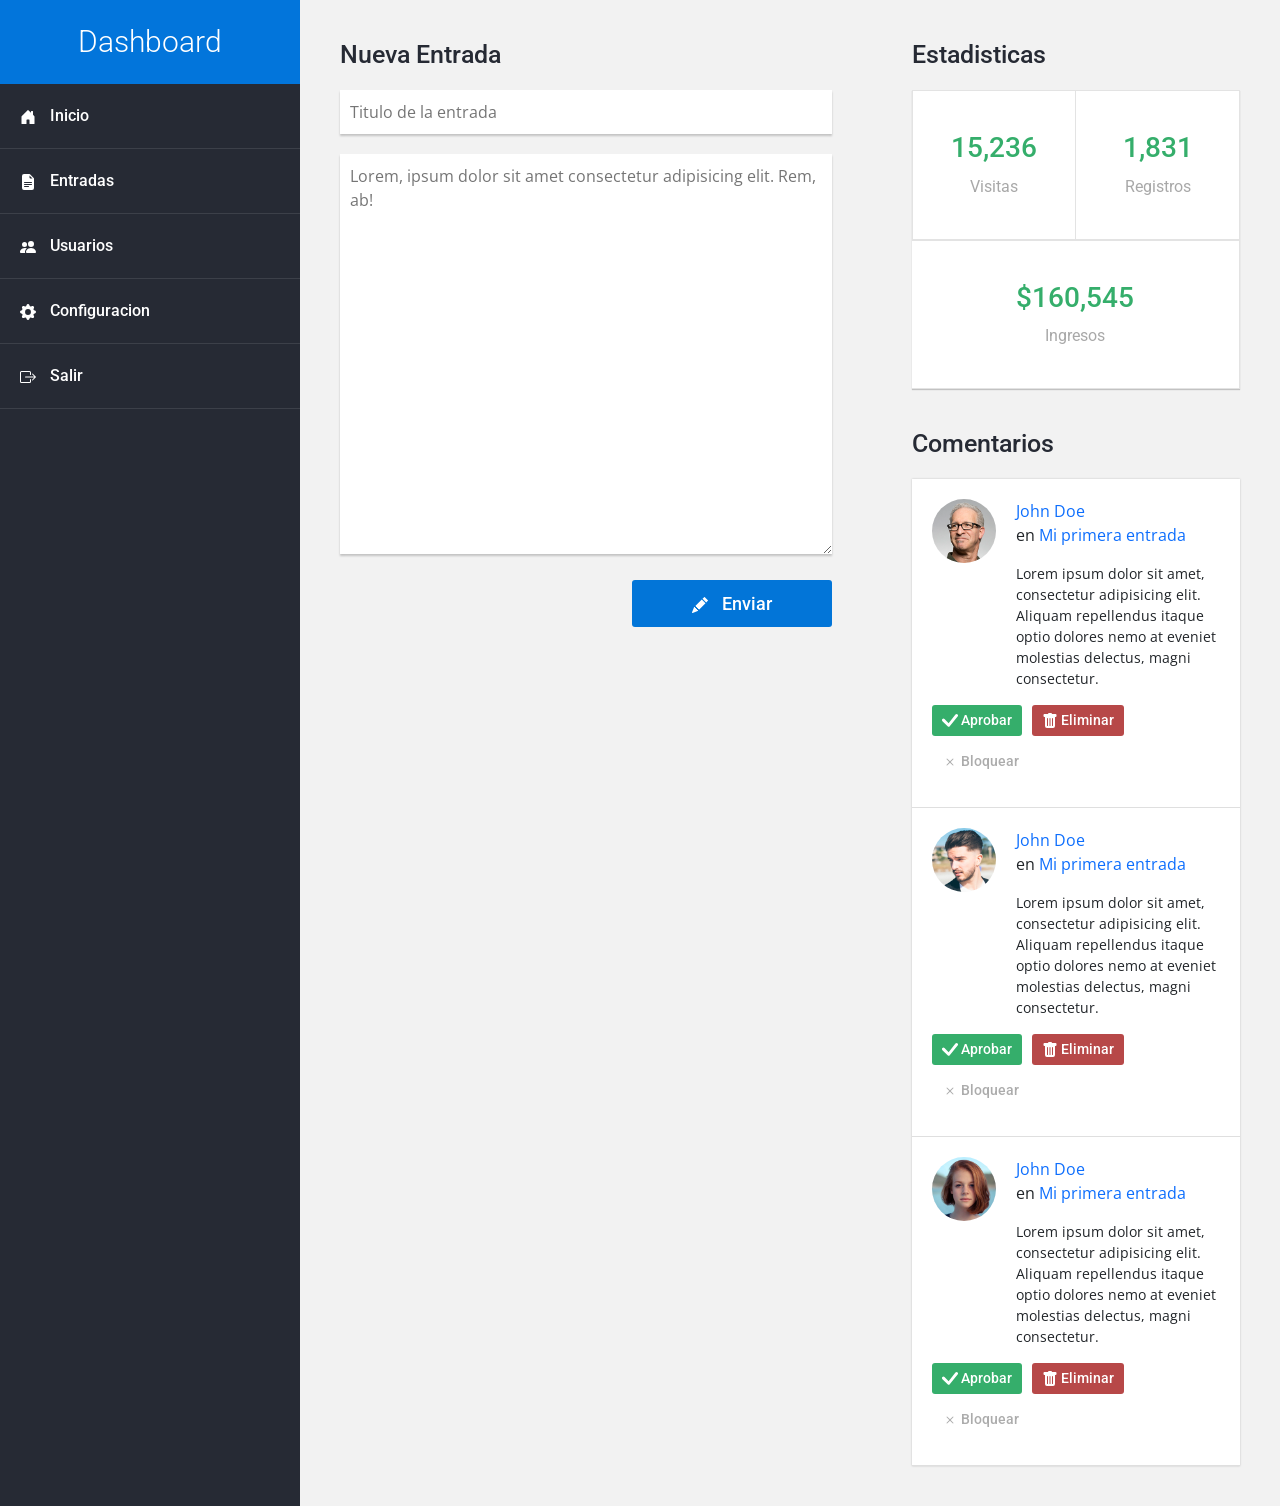
<file: Bootstrap 5 Course/practicas/dashboard/index.html>
<!DOCTYPE html>
<html lang="es">
<head>
	<meta charset="UTF-8">
	<meta http-equiv="X-UA-Compatible" content="IE=edge">
	<meta name="viewport" content="width=device-width, initial-scale=1.0">
	<link rel="preconnect" href="https://fonts.googleapis.com">
	<link rel="preconnect" href="https://fonts.gstatic.com" crossorigin>
	<link href="https://fonts.googleapis.com/css2?family=Open+Sans:wght@400;700&family=Roboto:wght@300;400;500&display=swap" rel="stylesheet"> 
	<link rel="stylesheet" href="css/bootstrap.min.css">
	<link rel="stylesheet" href="css/estilos.css">
	<title>Dashboard</title>
</head>
<body>
	<div class="container-fluid">
		<div class="row">
			<aside class="barra-lateral col-12 col-sm-auto p-0">
				<div class="logo">
					<h2 class="py-4 m-0">Dashboard</h2>
				</div>
				<nav class="menu d-flex d-sm-block justify-content-center flex-wrap">
					<a href="#">
						<svg xmlns="http://www.w3.org/2000/svg" width="16" height="16" fill="currentColor" class="bi bi-house-door-fill" viewBox="0 0 16 16">
							<path d="M6.5 14.5v-3.505c0-.245.25-.495.5-.495h2c.25 0 .5.25.5.5v3.5a.5.5 0 0 0 .5.5h4a.5.5 0 0 0 .5-.5v-7a.5.5 0 0 0-.146-.354L13 5.793V2.5a.5.5 0 0 0-.5-.5h-1a.5.5 0 0 0-.5.5v1.293L8.354 1.146a.5.5 0 0 0-.708 0l-6 6A.5.5 0 0 0 1.5 7.5v7a.5.5 0 0 0 .5.5h4a.5.5 0 0 0 .5-.5z"/>
						</svg>
						Inicio
					</a>
					<a href="#">
						<svg xmlns="http://www.w3.org/2000/svg" width="16" height="16" fill="currentColor" class="bi bi-file-earmark-text-fill" viewBox="0 0 16 16">
							<path d="M9.293 0H4a2 2 0 0 0-2 2v12a2 2 0 0 0 2 2h8a2 2 0 0 0 2-2V4.707A1 1 0 0 0 13.707 4L10 .293A1 1 0 0 0 9.293 0zM9.5 3.5v-2l3 3h-2a1 1 0 0 1-1-1zM4.5 9a.5.5 0 0 1 0-1h7a.5.5 0 0 1 0 1h-7zM4 10.5a.5.5 0 0 1 .5-.5h7a.5.5 0 0 1 0 1h-7a.5.5 0 0 1-.5-.5zm.5 2.5a.5.5 0 0 1 0-1h4a.5.5 0 0 1 0 1h-4z"/>
						</svg>
						Entradas
					</a>
					<a href="#">
						<svg xmlns="http://www.w3.org/2000/svg" width="16" height="16" fill="currentColor" class="bi bi-people-fill" viewBox="0 0 16 16">
							<path d="M7 14s-1 0-1-1 1-4 5-4 5 3 5 4-1 1-1 1H7zm4-6a3 3 0 1 0 0-6 3 3 0 0 0 0 6z"/>
							<path fill-rule="evenodd" d="M5.216 14A2.238 2.238 0 0 1 5 13c0-1.355.68-2.75 1.936-3.72A6.325 6.325 0 0 0 5 9c-4 0-5 3-5 4s1 1 1 1h4.216z"/>
							<path d="M4.5 8a2.5 2.5 0 1 0 0-5 2.5 2.5 0 0 0 0 5z"/>
						</svg>
						Usuarios
					</a>
					<a href="#">
						<svg xmlns="http://www.w3.org/2000/svg" width="16" height="16" fill="currentColor" class="bi bi-gear-fill" viewBox="0 0 16 16">
							<path d="M9.405 1.05c-.413-1.4-2.397-1.4-2.81 0l-.1.34a1.464 1.464 0 0 1-2.105.872l-.31-.17c-1.283-.698-2.686.705-1.987 1.987l.169.311c.446.82.023 1.841-.872 2.105l-.34.1c-1.4.413-1.4 2.397 0 2.81l.34.1a1.464 1.464 0 0 1 .872 2.105l-.17.31c-.698 1.283.705 2.686 1.987 1.987l.311-.169a1.464 1.464 0 0 1 2.105.872l.1.34c.413 1.4 2.397 1.4 2.81 0l.1-.34a1.464 1.464 0 0 1 2.105-.872l.31.17c1.283.698 2.686-.705 1.987-1.987l-.169-.311a1.464 1.464 0 0 1 .872-2.105l.34-.1c1.4-.413 1.4-2.397 0-2.81l-.34-.1a1.464 1.464 0 0 1-.872-2.105l.17-.31c.698-1.283-.705-2.686-1.987-1.987l-.311.169a1.464 1.464 0 0 1-2.105-.872l-.1-.34zM8 10.93a2.929 2.929 0 1 1 0-5.86 2.929 2.929 0 0 1 0 5.858z"/>
						</svg>
						Configuracion
					</a>
					<a href="#">
						<svg xmlns="http://www.w3.org/2000/svg" width="16" height="16" fill="currentColor" class="bi bi-box-arrow-right" viewBox="0 0 16 16">
							<path fill-rule="evenodd" d="M10 12.5a.5.5 0 0 1-.5.5h-8a.5.5 0 0 1-.5-.5v-9a.5.5 0 0 1 .5-.5h8a.5.5 0 0 1 .5.5v2a.5.5 0 0 0 1 0v-2A1.5 1.5 0 0 0 9.5 2h-8A1.5 1.5 0 0 0 0 3.5v9A1.5 1.5 0 0 0 1.5 14h8a1.5 1.5 0 0 0 1.5-1.5v-2a.5.5 0 0 0-1 0v2z"/>
							<path fill-rule="evenodd" d="M15.854 8.354a.5.5 0 0 0 0-.708l-3-3a.5.5 0 0 0-.708.708L14.293 7.5H5.5a.5.5 0 0 0 0 1h8.793l-2.147 2.146a.5.5 0 0 0 .708.708l3-3z"/>
						</svg>
						Salir
					</a>

				</nav>
			</aside>

			<main class="main col">
				<div class="row">
					<div class="columna col-12 col-lg-7">
						<div class="widget nueva_entrada">
							<h3 class="titulo">Nueva Entrada</h3>
							<form action="">
								<input type="text" placeholder="Titulo de la entrada" />
								<textarea placeholder="Lorem, ipsum dolor sit amet consectetur adipisicing elit. Rem, ab!"></textarea>
								<div class="d-flex justify-content-end">
									<button>
										<svg xmlns="http://www.w3.org/2000/svg" width="16" height="16" fill="currentColor" class="bi bi-pencil-fill" viewBox="0 0 16 16">
											<path d="M12.854.146a.5.5 0 0 0-.707 0L10.5 1.793 14.207 5.5l1.647-1.646a.5.5 0 0 0 0-.708l-3-3zm.646 6.061L9.793 2.5 3.293 9H3.5a.5.5 0 0 1 .5.5v.5h.5a.5.5 0 0 1 .5.5v.5h.5a.5.5 0 0 1 .5.5v.5h.5a.5.5 0 0 1 .5.5v.207l6.5-6.5zm-7.468 7.468A.5.5 0 0 1 6 13.5V13h-.5a.5.5 0 0 1-.5-.5V12h-.5a.5.5 0 0 1-.5-.5V11h-.5a.5.5 0 0 1-.5-.5V10h-.5a.499.499 0 0 1-.175-.032l-.179.178a.5.5 0 0 0-.11.168l-2 5a.5.5 0 0 0 .65.65l5-2a.5.5 0 0 0 .168-.11l.178-.178z"/>
										</svg> 
									  	Enviar
									</button>
								</div>
							</form>
						</div>
					</div>
					<div class="columna col-12 col-lg-5">
						<div class="widget estadisticas">
							<h3 class="titulo">Estadisticas</h3>
							<div class="contenedor d-flex flex-wrap">
								<div class="caja">
									<h3>15,236</h3>
									<p>Visitas</p>
								</div>
								<div class="caja">
									<h3>1,831</h3>
									<p>Registros</p>
								</div>
								<div class="caja">
									<h3>$160,545</h3>
									<p>Ingresos</p>
								</div>
							</div>
						</div>

						<div class="widget comentarios">
							<h3 class="titulo">Comentarios</h3>
							<div class="contenedor">
								<div class="comentario d-flex flex-wrap">
									<div class="foto">
										<a href="#">
											<img src="img/persona1.jpg" alt="" width="100">
										</a>
									</div>
	
									<div class="texto">
										<a href="#">John Doe</a>
										<p>en <a href="#">Mi primera entrada</a></p>
										<p class="texto-comentario">
											Lorem ipsum dolor sit amet, consectetur adipisicing elit. Aliquam repellendus itaque optio dolores nemo at eveniet molestias delectus, magni consectetur.
										</p>
									</div>
	
									<div class="botones d-flex justify-content-start flex-wrap w-100">
										<button class="aprobar">
											<svg xmlns="http://www.w3.org/2000/svg" width="16" height="16" fill="currentColor" class="bi bi-check-lg" viewBox="0 0 16 16">
												<path d="M13.485 1.431a1.473 1.473 0 0 1 2.104 2.062l-7.84 9.801a1.473 1.473 0 0 1-2.12.04L.431 8.138a1.473 1.473 0 0 1 2.084-2.083l4.111 4.112 6.82-8.69a.486.486 0 0 1 .04-.045z"/>
											</svg>
											Aprobar 
										</button>
										<button class="eliminar">
											<svg xmlns="http://www.w3.org/2000/svg" width="16" height="16" fill="currentColor" class="bi bi-trash-fill" viewBox="0 0 16 16">
												<path d="M2.5 1a1 1 0 0 0-1 1v1a1 1 0 0 0 1 1H3v9a2 2 0 0 0 2 2h6a2 2 0 0 0 2-2V4h.5a1 1 0 0 0 1-1V2a1 1 0 0 0-1-1H10a1 1 0 0 0-1-1H7a1 1 0 0 0-1 1H2.5zm3 4a.5.5 0 0 1 .5.5v7a.5.5 0 0 1-1 0v-7a.5.5 0 0 1 .5-.5zM8 5a.5.5 0 0 1 .5.5v7a.5.5 0 0 1-1 0v-7A.5.5 0 0 1 8 5zm3 .5v7a.5.5 0 0 1-1 0v-7a.5.5 0 0 1 1 0z"/>
											</svg>
											Eliminar 
										</button>
										<button class="bloquear">
											<svg xmlns="http://www.w3.org/2000/svg" width="16" height="16" fill="currentColor" class="bi bi-x" viewBox="0 0 16 16">
												<path d="M4.646 4.646a.5.5 0 0 1 .708 0L8 7.293l2.646-2.647a.5.5 0 0 1 .708.708L8.707 8l2.647 2.646a.5.5 0 0 1-.708.708L8 8.707l-2.646 2.647a.5.5 0 0 1-.708-.708L7.293 8 4.646 5.354a.5.5 0 0 1 0-.708z"/>
											</svg>
											Bloquear 
										</button>
									</div>
								</div>
	
								<div class="comentario d-flex flex-wrap">
									<div class="foto">
										<a href="#">
											<img src="img/persona2.jpg" alt="" width="100">
										</a>
									</div>
	
									<div class="texto">
										<a href="#">John Doe</a>
										<p>en <a href="#">Mi primera entrada</a></p>
										<p class="texto-comentario">
											Lorem ipsum dolor sit amet, consectetur adipisicing elit. Aliquam repellendus itaque optio dolores nemo at eveniet molestias delectus, magni consectetur.
										</p>
									</div>
	
									<div class="botones d-flex justify-content-start flex-wrap w-100">
										<button class="aprobar">
											<svg xmlns="http://www.w3.org/2000/svg" width="16" height="16" fill="currentColor" class="bi bi-check-lg" viewBox="0 0 16 16">
												<path d="M13.485 1.431a1.473 1.473 0 0 1 2.104 2.062l-7.84 9.801a1.473 1.473 0 0 1-2.12.04L.431 8.138a1.473 1.473 0 0 1 2.084-2.083l4.111 4.112 6.82-8.69a.486.486 0 0 1 .04-.045z"/>
											</svg>
											Aprobar 
										</button>
										<button class="eliminar">
											<svg xmlns="http://www.w3.org/2000/svg" width="16" height="16" fill="currentColor" class="bi bi-trash-fill" viewBox="0 0 16 16">
												<path d="M2.5 1a1 1 0 0 0-1 1v1a1 1 0 0 0 1 1H3v9a2 2 0 0 0 2 2h6a2 2 0 0 0 2-2V4h.5a1 1 0 0 0 1-1V2a1 1 0 0 0-1-1H10a1 1 0 0 0-1-1H7a1 1 0 0 0-1 1H2.5zm3 4a.5.5 0 0 1 .5.5v7a.5.5 0 0 1-1 0v-7a.5.5 0 0 1 .5-.5zM8 5a.5.5 0 0 1 .5.5v7a.5.5 0 0 1-1 0v-7A.5.5 0 0 1 8 5zm3 .5v7a.5.5 0 0 1-1 0v-7a.5.5 0 0 1 1 0z"/>
											</svg>
											Eliminar 
										</button>
										<button class="bloquear">
											<svg xmlns="http://www.w3.org/2000/svg" width="16" height="16" fill="currentColor" class="bi bi-x" viewBox="0 0 16 16">
												<path d="M4.646 4.646a.5.5 0 0 1 .708 0L8 7.293l2.646-2.647a.5.5 0 0 1 .708.708L8.707 8l2.647 2.646a.5.5 0 0 1-.708.708L8 8.707l-2.646 2.647a.5.5 0 0 1-.708-.708L7.293 8 4.646 5.354a.5.5 0 0 1 0-.708z"/>
											</svg>
											Bloquear 
										</button>
									</div>
								</div>
	
								<div class="comentario d-flex flex-wrap">
									<div class="foto">
										<a href="#">
											<img src="img/persona3.jpg" alt="" width="100">
										</a>
									</div>
	
									<div class="texto">
										<a href="#">John Doe</a>
										<p>en <a href="#">Mi primera entrada</a></p>
										<p class="texto-comentario">
											Lorem ipsum dolor sit amet, consectetur adipisicing elit. Aliquam repellendus itaque optio dolores nemo at eveniet molestias delectus, magni consectetur.
										</p>
									</div>
	
									<div class="botones d-flex justify-content-start flex-wrap w-100">
										<button class="aprobar">
											<svg xmlns="http://www.w3.org/2000/svg" width="16" height="16" fill="currentColor" class="bi bi-check-lg" viewBox="0 0 16 16">
												<path d="M13.485 1.431a1.473 1.473 0 0 1 2.104 2.062l-7.84 9.801a1.473 1.473 0 0 1-2.12.04L.431 8.138a1.473 1.473 0 0 1 2.084-2.083l4.111 4.112 6.82-8.69a.486.486 0 0 1 .04-.045z"/>
											</svg>
											Aprobar 
										</button>
										<button class="eliminar">
											<svg xmlns="http://www.w3.org/2000/svg" width="16" height="16" fill="currentColor" class="bi bi-trash-fill" viewBox="0 0 16 16">
												<path d="M2.5 1a1 1 0 0 0-1 1v1a1 1 0 0 0 1 1H3v9a2 2 0 0 0 2 2h6a2 2 0 0 0 2-2V4h.5a1 1 0 0 0 1-1V2a1 1 0 0 0-1-1H10a1 1 0 0 0-1-1H7a1 1 0 0 0-1 1H2.5zm3 4a.5.5 0 0 1 .5.5v7a.5.5 0 0 1-1 0v-7a.5.5 0 0 1 .5-.5zM8 5a.5.5 0 0 1 .5.5v7a.5.5 0 0 1-1 0v-7A.5.5 0 0 1 8 5zm3 .5v7a.5.5 0 0 1-1 0v-7a.5.5 0 0 1 1 0z"/>
											</svg>
											Eliminar 
										</button>
										<button class="bloquear">
											<svg xmlns="http://www.w3.org/2000/svg" width="16" height="16" fill="currentColor" class="bi bi-x" viewBox="0 0 16 16">
												<path d="M4.646 4.646a.5.5 0 0 1 .708 0L8 7.293l2.646-2.647a.5.5 0 0 1 .708.708L8.707 8l2.647 2.646a.5.5 0 0 1-.708.708L8 8.707l-2.646 2.647a.5.5 0 0 1-.708-.708L7.293 8 4.646 5.354a.5.5 0 0 1 0-.708z"/>
											</svg>
											Bloquear 
										</button>
									</div>
								</div>
							</div>
						</div>
					</div>
				</div>
			</main>
		</div>
	</div>

	<script src="js/bootstrap.bundle.min.js"></script>
</body>
</html>
</file>
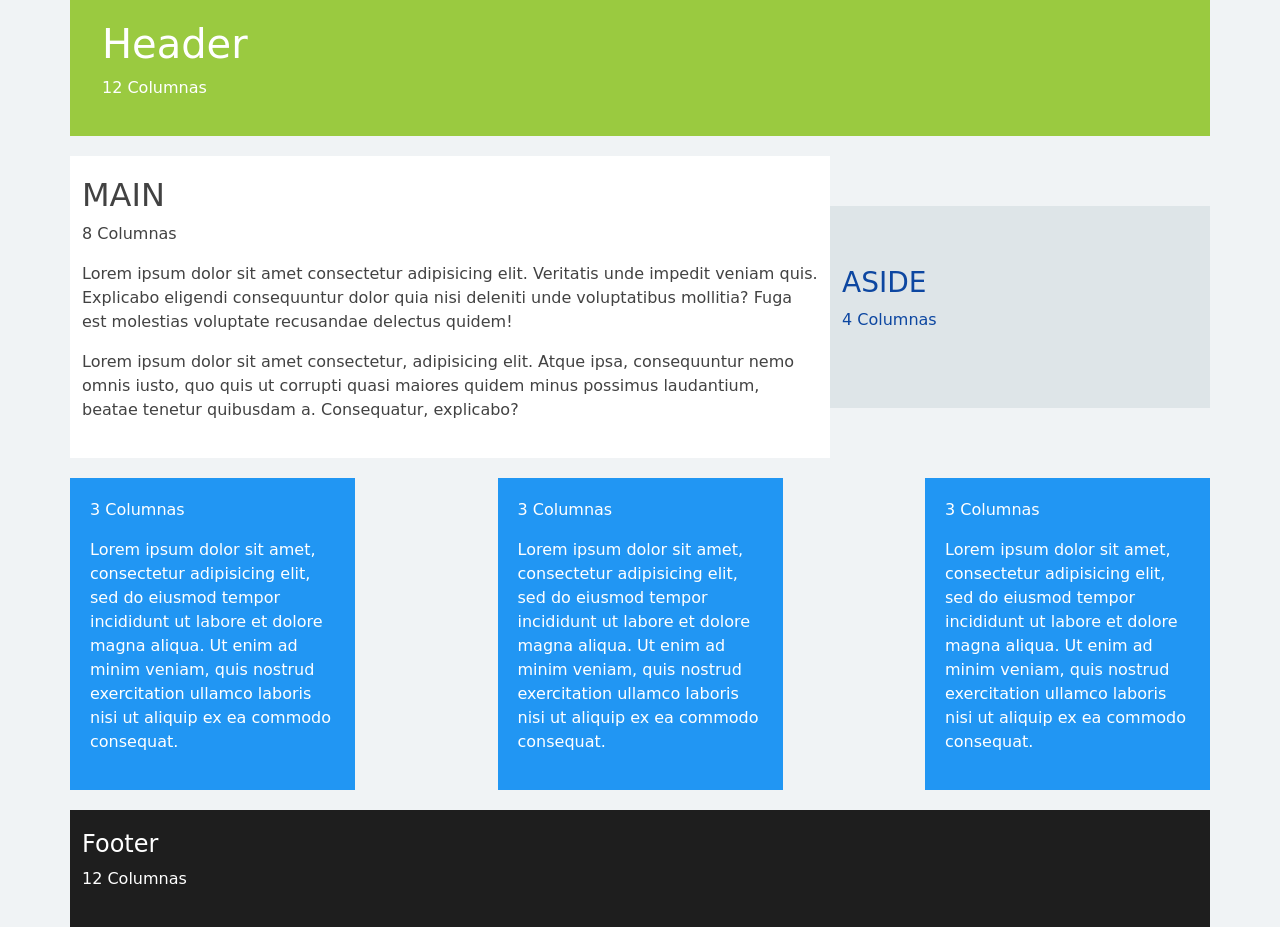
<file: Bootstrap 5 Course/practicas/grid/index.html>
<!DOCTYPE html>
<html lang="en">
<head>
	<meta charset="UTF-8">
	<meta http-equiv="X-UA-Compatible" content="IE=edge">
	<meta name="viewport" content="width=device-width, initial-scale=1.0">
	<link rel="stylesheet" href="css/bootstrap.min.css">
	<link rel="stylesheet" href="css/estilos.css">
	<title>Grid de Bootstrap 5</title>
</head>
<body>
	<div class="container">
		<header class="row">
			<div class="col">
				<h1>Header</h1>
				<p>12 Columnas</p>
			</div>
		</header>

		<section class="contenedor-main row align-items-center">
			<main class="col-md-8">
				<h2>MAIN</h2>
				<p class="d-none d-md-block">8 Columnas</p>
				<p class="d-block d-md-none">12 Columnas</p>
				<p>Lorem ipsum dolor sit amet consectetur adipisicing elit. Veritatis unde impedit veniam quis. Explicabo eligendi consequuntur dolor quia nisi deleniti unde voluptatibus mollitia? Fuga est molestias voluptate recusandae delectus quidem!</p>

				<p>Lorem ipsum dolor sit amet consectetur, adipisicing elit. Atque ipsa, consequuntur nemo omnis iusto, quo quis ut corrupti quasi maiores quidem minus possimus laudantium, beatae tenetur quibusdam a. Consequatur, explicabo?</p>
			</main>

			<aside class="col-md-4">
				<h3>ASIDE</h3>
				<p class="d-none d-md-block">4 Columnas</p>
				<p class="d-block d-md-none">12 Columnas</p>
			</aside>
		</section>

		<section class="row widgets justify-content-between">
			<div class="col-12 col-md-4 col-lg-3">
				<p class="d-none d-lg-block">3 Columnas</p>
				<p class="d-none d-md-block d-lg-none">4 Columnas</p>
				<p class="d-block d-md-none">12 Columnas</p>

				<p>Lorem ipsum dolor sit amet, consectetur adipisicing elit, sed do eiusmod
				tempor incididunt ut labore et dolore magna aliqua. Ut enim ad minim veniam,
				quis nostrud exercitation ullamco laboris nisi ut aliquip ex ea commodo
				consequat.</p>
			</div>

			<div class="col-12 col-md-4 col-lg-3">
				<p class="d-none d-lg-block">3 Columnas</p>
				<p class="d-none d-md-block d-lg-none">4 Columnas</p>
				<p class="d-block d-md-none">12 Columnas</p>

				<p>Lorem ipsum dolor sit amet, consectetur adipisicing elit, sed do eiusmod
				tempor incididunt ut labore et dolore magna aliqua. Ut enim ad minim veniam,
				quis nostrud exercitation ullamco laboris nisi ut aliquip ex ea commodo
				consequat.</p>
			</div>

			<div class="col-12 col-md-4 col-lg-3">
				<p class="d-none d-lg-block">3 Columnas</p>
				<p class="d-none d-md-block d-lg-none">4 Columnas</p>
				<p class="d-block d-md-none">12 Columnas</p>

				<p>Lorem ipsum dolor sit amet, consectetur adipisicing elit, sed do eiusmod
				tempor incididunt ut labore et dolore magna aliqua. Ut enim ad minim veniam,
				quis nostrud exercitation ullamco laboris nisi ut aliquip ex ea commodo
				consequat.</p>
			</div>
		</section>

		<footer class="row">
			<div class="col">
				<h4>Footer</h4>
				<p>12 Columnas</p>
			</div>
		</footer>
	</div>

	<script src="js/bootstrap.bundle.min.js"></script>
</body>
</html>
</file>
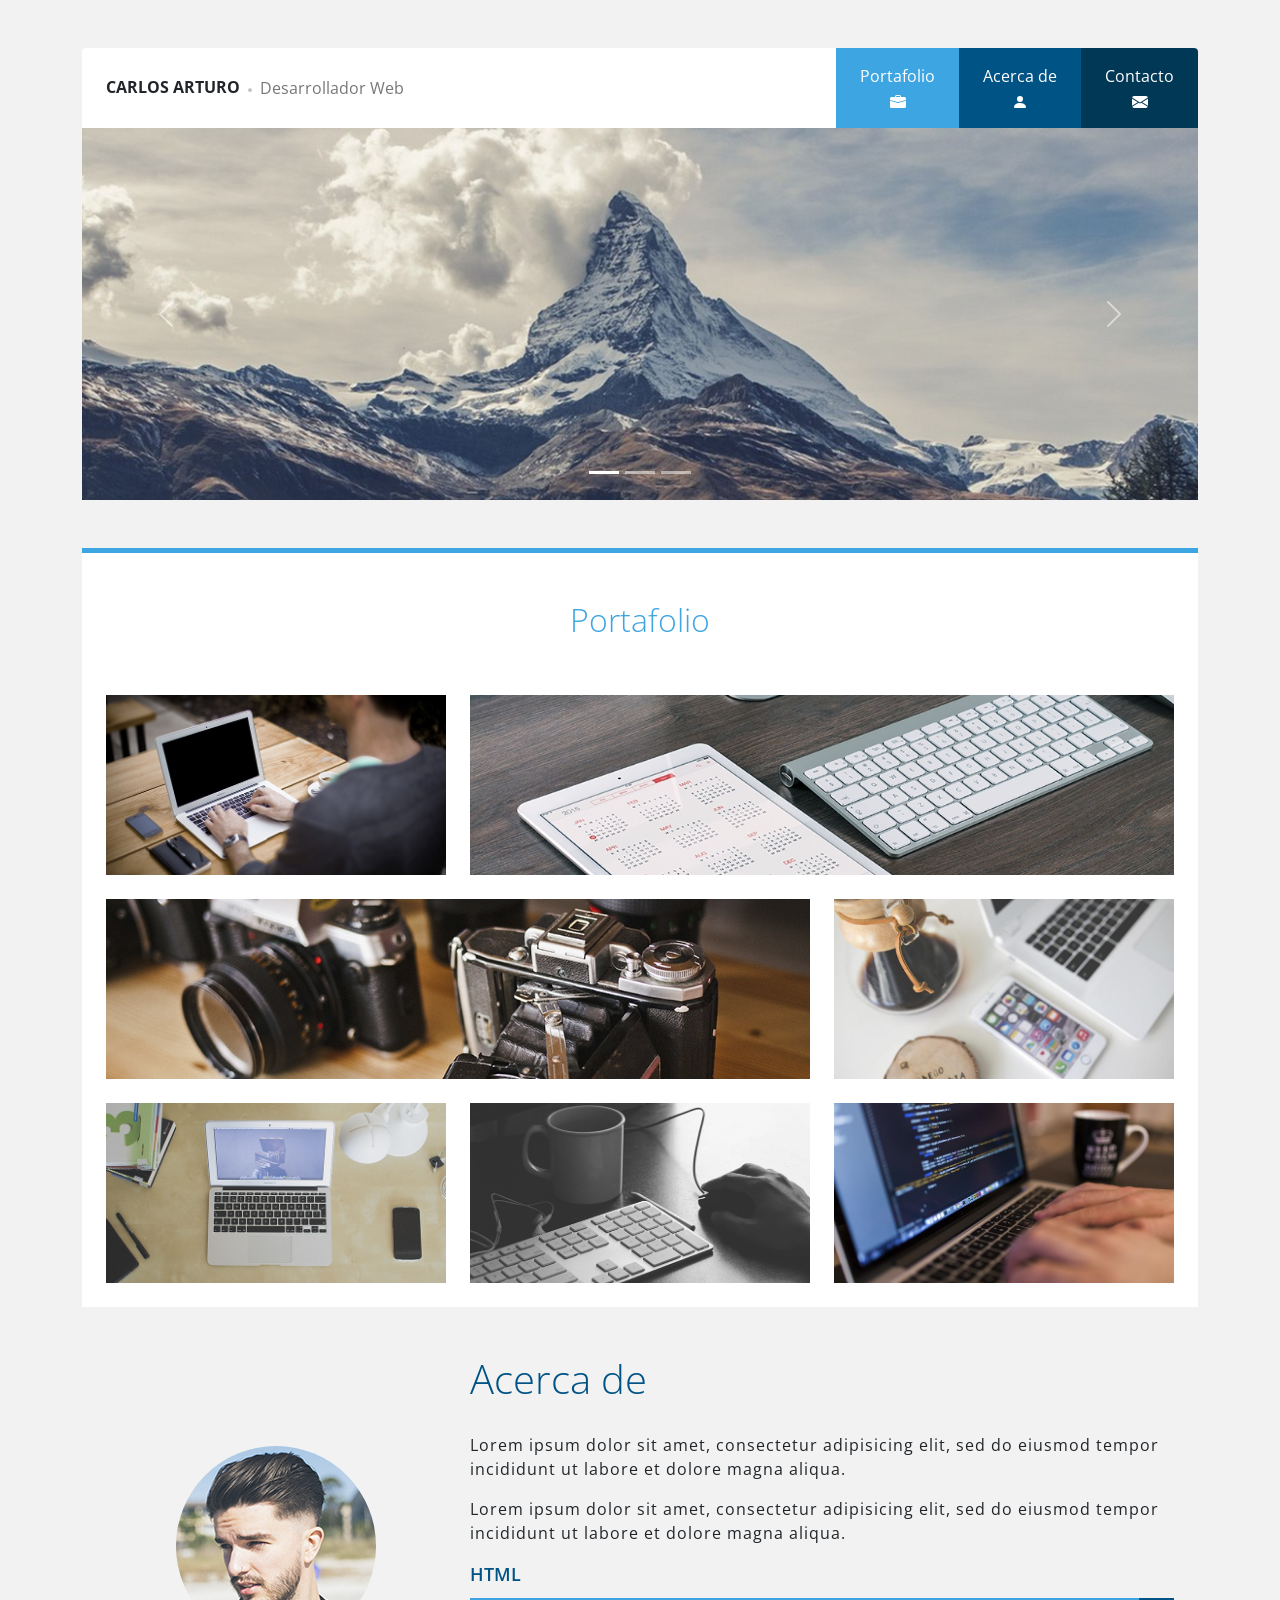
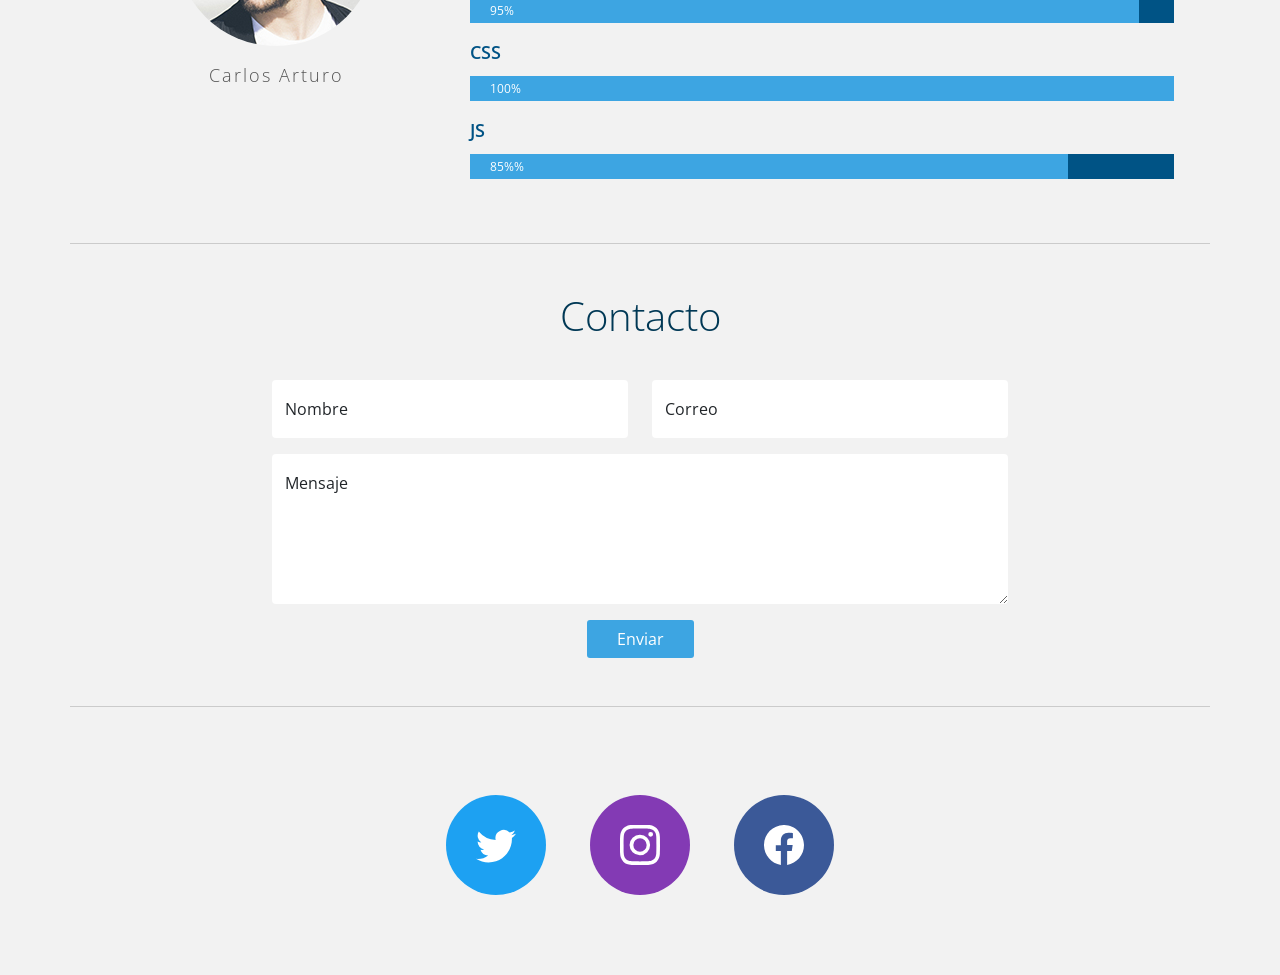
<file: Bootstrap 5 Course/practicas/portafolio/index.html>
<!DOCTYPE html>
<html lang="es">
<head>
	<meta charset="UTF-8">
	<meta http-equiv="X-UA-Compatible" content="IE=edge">
	<meta name="viewport" content="width=device-width, initial-scale=1.0">
	<link rel="preconnect" href="https://fonts.googleapis.com">
	<link rel="preconnect" href="https://fonts.gstatic.com" crossorigin>
	<link href="https://fonts.googleapis.com/css2?family=Open+Sans:wght@300;400;600;700&display=swap" rel="stylesheet"> 
	<link rel="stylesheet" href="css/bootstrap.min.css">
	<link rel="stylesheet" href="css/estilos.css">
	<title>Portafolio de Carlos Arturo</title>
</head>
<body>
	<header class="container my-5">
		<div class="nav row g-0 justify-content-between rounded-top">
			<!-- Logotipo -->
			<div class="logo col-12 col-lg-auto d-flex align-items-center justify-content-center ps-4">
				<h2 class="fw-bold text-uppercase mb-0">Carlos Arturo</h2>
				<div class="icono">
					<svg xmlns="http://www.w3.org/2000/svg" width="16" height="16" fill="currentColor" class="bi bi-dot" viewBox="0 0 16 16">
						<path d="M8 9.5a1.5 1.5 0 1 0 0-3 1.5 1.5 0 0 0 0 3z"/>
					</svg>
				</div>
				<p class="mb-0">Desarrollador Web</p>
			</div>

			<!-- Enlaces -->
			<nav class="menu col-12 col-lg-auto d-flex align-items-stretch">
				<a href="#" class="c1 px-4 d-flex align-items-center text-center text-white text-decoration-none">
					<div class="w-100">
						<span>Portafolio</span>
						<div class="icono">
							<svg xmlns="http://www.w3.org/2000/svg" width="16" height="16" fill="currentColor" class="bi bi-briefcase-fill" viewBox="0 0 16 16">
								<path d="M6.5 1A1.5 1.5 0 0 0 5 2.5V3H1.5A1.5 1.5 0 0 0 0 4.5v1.384l7.614 2.03a1.5 1.5 0 0 0 .772 0L16 5.884V4.5A1.5 1.5 0 0 0 14.5 3H11v-.5A1.5 1.5 0 0 0 9.5 1h-3zm0 1h3a.5.5 0 0 1 .5.5V3H6v-.5a.5.5 0 0 1 .5-.5z"/>
								<path d="M0 12.5A1.5 1.5 0 0 0 1.5 14h13a1.5 1.5 0 0 0 1.5-1.5V6.85L8.129 8.947a.5.5 0 0 1-.258 0L0 6.85v5.65z"/>
							</svg>
						</div>
					</div>
				</a>
				<a href="#" class="c2 px-4 d-flex align-items-center text-center text-white text-decoration-none">
					<div class="w-100">
						<span>Acerca de</span>
						<div class="icono">
							<svg xmlns="http://www.w3.org/2000/svg" width="16" height="16" fill="currentColor" class="bi bi-person-fill" viewBox="0 0 16 16">
								<path d="M3 14s-1 0-1-1 1-4 6-4 6 3 6 4-1 1-1 1H3zm5-6a3 3 0 1 0 0-6 3 3 0 0 0 0 6z"/>
							</svg>
						</div>
					</div>
				</a>
				<a href="#" class="c3 px-4 d-flex align-items-center text-center text-white text-decoration-none">
					<div class="w-100">
						<span>Contacto</span>
						<div class="icono">
							<svg xmlns="http://www.w3.org/2000/svg" width="16" height="16" fill="currentColor" class="bi bi-envelope-fill" viewBox="0 0 16 16">
								<path d="M.05 3.555A2 2 0 0 1 2 2h12a2 2 0 0 1 1.95 1.555L8 8.414.05 3.555zM0 4.697v7.104l5.803-3.558L0 4.697zM6.761 8.83l-6.57 4.027A2 2 0 0 0 2 14h12a2 2 0 0 0 1.808-1.144l-6.57-4.027L8 9.586l-1.239-.757zm3.436-.586L16 11.801V4.697l-5.803 3.546z"/>
							</svg>
						</div>
					</div>
				</a>
			</nav>
		</div>

		<!-- Slider -->
		<div class="row slider">
			<div class="col">
				<div class="carousel slide" data-bs-ride="carousel" id="slider">
					<div class="carousel-inner">
						<div class="carousel-item active">
							<img class="d-block w-100" src="./img/slide1.jpg" alt="">
						</div>
						<div class="carousel-item">
							<img class="d-block w-100" src="./img/slide2.jpg" alt="">
						</div>
						<div class="carousel-item">
							<img class="d-block w-100" src="./img/slide3.jpg" alt="">
						</div>
					</div>

					<button class="carousel-control-prev" type="button" data-bs-target="#slider" data-bs-slide="prev">
						<span class="carousel-control-prev-icon" aria-hidden="true"></span>
						<span class="visually-hidden">Anterior</span>
					</button>
					<button class="carousel-control-next" type="button" data-bs-target="#slider" data-bs-slide="next">
						<span class="carousel-control-next-icon" aria-hidden="true"></span>
						<span class="visually-hidden">Siguiente</span>
					</button>

					<div class="carousel-indicators">
						<button 
							type="button" 
							data-bs-target="#slider" 
							data-bs-slide-to="0" 
							class="active" 
							aria-current="true" 
							aria-label="Slideshow 1"
						></button>
						<button 
							type="button" 
							data-bs-target="#slider" 
							data-bs-slide-to="1"
							aria-label="Slideshow 2"
						></button>
						<button 
							type="button" 
							data-bs-target="#slider" 
							data-bs-slide-to="2"
							aria-label="Slideshow 3"
						></button>
					</div>
				</div>
			</div>
		</div>	
	</header>

	<main>
		<div class="container">
			<!-- Portafolio -->
			<div class="row portafolio g-0 px-4 mb-5">
				<div class="col">
					<h2 class="titulo text-center py-5">Portafolio</h2>
					<div class="row galeria">
						<!-- Imagen #1 -->
						<div class="contenedor-imagen mb-4 col-6 col-lg-4">
							<a href="#" data-bs-toggle="modal" data-bs-target="#modal-galeria">
								<img src="img/img-1.jpg" class="d-block w-100" alt="">
							</a>
						</div>

						<!-- Imagen #2 -->
						<div class="contenedor-imagen mb-4 col-12 col-lg-8">
							<a href="#" data-bs-toggle="modal" data-bs-target="#modal-galeria">
								<img src="img/img-2.jpg" class="d-block w-100" alt="">
							</a>
						</div>

						<!-- Imagen #3 -->
						<div class="contenedor-imagen mb-4 col-12 col-lg-8">
							<a href="#" data-bs-toggle="modal" data-bs-target="#modal-galeria">
								<img src="img/img-3.jpg" class="d-block w-100" alt="">
							</a>
						</div>

						<!-- Imagen #4 -->
						<div class="contenedor-imagen mb-4 col-6 col-lg-4">
							<a href="#" data-bs-toggle="modal" data-bs-target="#modal-galeria">
								<img src="img/img-4.jpg" class="d-block w-100" alt="">
							</a>
						</div>

						<!-- Imagen #5 -->
						<div class="contenedor-imagen mb-4 col-6 col-lg-4">
							<a href="#" data-bs-toggle="modal" data-bs-target="#modal-galeria">
								<img src="img/img-5.jpg" class="d-block w-100" alt="">
							</a>
						</div>

						<!-- Imagen #6 -->
						<div class="contenedor-imagen mb-4 col-6 col-lg-4">
							<a href="#" data-bs-toggle="modal" data-bs-target="#modal-galeria">
								<img src="img/img-6.jpg" class="d-block w-100" alt="">
							</a>
						</div>

						<!-- Imagen #7 -->
						<div class="contenedor-imagen mb-4 col-12 col-lg-4">
							<a href="#" data-bs-toggle="modal" data-bs-target="#modal-galeria">
								<img src="img/img-7.jpg" class="d-block w-100" alt="">
							</a>
						</div>
					</div>

					<!-- Ventana Modal -->
					<div 
						class="modal fade" 
						id="modal-galeria" 
						tabindex="-1"
						aria-labelledby="modal-galeria"
						aria-hidden="true"
					>
						<div class="modal-dialog modal-dialog-centered">
							<div class="modal-content">
								<img src="img/img-1.jpg" id="imagen-modal" alt="">
							</div>
						</div>	
					</div>
				</div>
			</div>

			<!-- Acerca de -->
			<div class="row acerca-de align-items-center px-4 mb-5">
				<div class="col-12 col-lg-4 foto text-center">
					<img src="img/foto.jpg" class="rounded-circle mb-3" alt="">
					<p class="nombre">Carlos Arturo</p>
				</div>

				<div class="col-12 col-lg-8 info">
					<h2 class="titulo text-center text-lg-start">Acerca de</h2>
					<p class="resumen">Lorem ipsum dolor sit amet, consectetur adipisicing elit, sed do eiusmod tempor incididunt ut labore et dolore magna aliqua.</p>
					
					<p class="resumen">Lorem ipsum dolor sit amet, consectetur adipisicing elit, sed do eiusmod tempor incididunt ut labore et dolore magna aliqua.</p>

					<p class="label">HTML</p>
					<div class="progress mb-3">
						<div 
							class="progress-bar text-start"
							role="progressbar"
							aria-valuemin="0"
							aria-valuemax="100"
							aria-valuenow="95"
							style="width: 95%;"
						>
							95%
						</div>
					</div>

					<p class="label">CSS</p>
					<div class="progress mb-3">
						<div 
							class="progress-bar text-start"
							role="progressbar"
							aria-valuemin="0"
							aria-valuemax="100"
							aria-valuenow="100"
							style="width: 100%;"
						>
							100%
						</div>
					</div>

					<p class="label">JS</p>
					<div class="progress mb-3">
						<div 
							class="progress-bar text-start"
							role="progressbar"
							aria-valuemin="0"
							aria-valuemax="100"
							aria-valuenow="85"
							style="width: 85%;"
						>
							85%%
						</div>
					</div>
				</div>
			</div>

			<!-- Formulario de Contacto -->
			<div class="row contacto justify-content-center py-5 mb-5">
				<div class="col-12 col-lg-8">
					<h2 class="titulo">Contacto</h2>
					<form action="" class="formulario">
						<div class="row">
							<div class="col-12 col-lg-6">
								<div class="form-floating mb-3">
									<input type="text" name="nombre" id="nombre" class="form-control" placeholder="John Doe">
									<label for="nombre">Nombre</label>
								</div>
							</div>
							<div class="col-12 col-lg-6">
								<div class="form-floating mb-3">
									<input type="email" name="correo" id="correo" class="form-control" placeholder="correo@correo.com">
									<label for="nombre">Correo</label>
								</div>
							</div>
							<div class="col-12">
								<div class="form-floating mb-3">
									<textarea name="mensaje" id="mensaje" class="form-control" placeholder="Mensaje"></textarea>
									<label for="mensaje">Mensaje</label>
								</div>
								<div class="d-flex justify-content-center">
									<button class="boton" type="submit">Enviar</button>
								</div>
							</div>
						</div>
					</form>
				</div>
			</div>
		</div>
	</main>
	
	<footer>
		<div class="container">
			<div class="row redes-sociales justify-content-center">
				<div class="col-auto">
					<a href="#" class="icono twitter d-inline-flex align-items-center justify-content-center">
						<svg xmlns="http://www.w3.org/2000/svg" width="16" height="16" fill="currentColor" class="bi bi-twitter" viewBox="0 0 16 16">
							<path d="M5.026 15c6.038 0 9.341-5.003 9.341-9.334 0-.14 0-.282-.006-.422A6.685 6.685 0 0 0 16 3.542a6.658 6.658 0 0 1-1.889.518 3.301 3.301 0 0 0 1.447-1.817 6.533 6.533 0 0 1-2.087.793A3.286 3.286 0 0 0 7.875 6.03a9.325 9.325 0 0 1-6.767-3.429 3.289 3.289 0 0 0 1.018 4.382A3.323 3.323 0 0 1 .64 6.575v.045a3.288 3.288 0 0 0 2.632 3.218 3.203 3.203 0 0 1-.865.115 3.23 3.23 0 0 1-.614-.057 3.283 3.283 0 0 0 3.067 2.277A6.588 6.588 0 0 1 .78 13.58a6.32 6.32 0 0 1-.78-.045A9.344 9.344 0 0 0 5.026 15z"/>
						</svg>
					</a>
					<a href="#" class="icono instagram d-inline-flex align-items-center justify-content-center">
						<svg xmlns="http://www.w3.org/2000/svg" width="16" height="16" fill="currentColor" class="bi bi-instagram" viewBox="0 0 16 16">
							<path d="M8 0C5.829 0 5.556.01 4.703.048 3.85.088 3.269.222 2.76.42a3.917 3.917 0 0 0-1.417.923A3.927 3.927 0 0 0 .42 2.76C.222 3.268.087 3.85.048 4.7.01 5.555 0 5.827 0 8.001c0 2.172.01 2.444.048 3.297.04.852.174 1.433.372 1.942.205.526.478.972.923 1.417.444.445.89.719 1.416.923.51.198 1.09.333 1.942.372C5.555 15.99 5.827 16 8 16s2.444-.01 3.298-.048c.851-.04 1.434-.174 1.943-.372a3.916 3.916 0 0 0 1.416-.923c.445-.445.718-.891.923-1.417.197-.509.332-1.09.372-1.942C15.99 10.445 16 10.173 16 8s-.01-2.445-.048-3.299c-.04-.851-.175-1.433-.372-1.941a3.926 3.926 0 0 0-.923-1.417A3.911 3.911 0 0 0 13.24.42c-.51-.198-1.092-.333-1.943-.372C10.443.01 10.172 0 7.998 0h.003zm-.717 1.442h.718c2.136 0 2.389.007 3.232.046.78.035 1.204.166 1.486.275.373.145.64.319.92.599.28.28.453.546.598.92.11.281.24.705.275 1.485.039.843.047 1.096.047 3.231s-.008 2.389-.047 3.232c-.035.78-.166 1.203-.275 1.485a2.47 2.47 0 0 1-.599.919c-.28.28-.546.453-.92.598-.28.11-.704.24-1.485.276-.843.038-1.096.047-3.232.047s-2.39-.009-3.233-.047c-.78-.036-1.203-.166-1.485-.276a2.478 2.478 0 0 1-.92-.598 2.48 2.48 0 0 1-.6-.92c-.109-.281-.24-.705-.275-1.485-.038-.843-.046-1.096-.046-3.233 0-2.136.008-2.388.046-3.231.036-.78.166-1.204.276-1.486.145-.373.319-.64.599-.92.28-.28.546-.453.92-.598.282-.11.705-.24 1.485-.276.738-.034 1.024-.044 2.515-.045v.002zm4.988 1.328a.96.96 0 1 0 0 1.92.96.96 0 0 0 0-1.92zm-4.27 1.122a4.109 4.109 0 1 0 0 8.217 4.109 4.109 0 0 0 0-8.217zm0 1.441a2.667 2.667 0 1 1 0 5.334 2.667 2.667 0 0 1 0-5.334z"/>
						</svg>
					</a>
					<a href="#" class="icono facebook d-inline-flex align-items-center justify-content-center">
						<svg xmlns="http://www.w3.org/2000/svg" width="16" height="16" fill="currentColor" class="bi bi-facebook" viewBox="0 0 16 16">
							<path d="M16 8.049c0-4.446-3.582-8.05-8-8.05C3.58 0-.002 3.603-.002 8.05c0 4.017 2.926 7.347 6.75 7.951v-5.625h-2.03V8.05H6.75V6.275c0-2.017 1.195-3.131 3.022-3.131.876 0 1.791.157 1.791.157v1.98h-1.009c-.993 0-1.303.621-1.303 1.258v1.51h2.218l-.354 2.326H9.25V16c3.824-.604 6.75-3.934 6.75-7.951z"/>
						</svg>
					</a>
				</div>
			</div>
		</div>
	</footer>

	<script src="js/bootstrap.bundle.min.js"></script>
	<script src="js/app.js"></script>
</body>
</html>
</file>
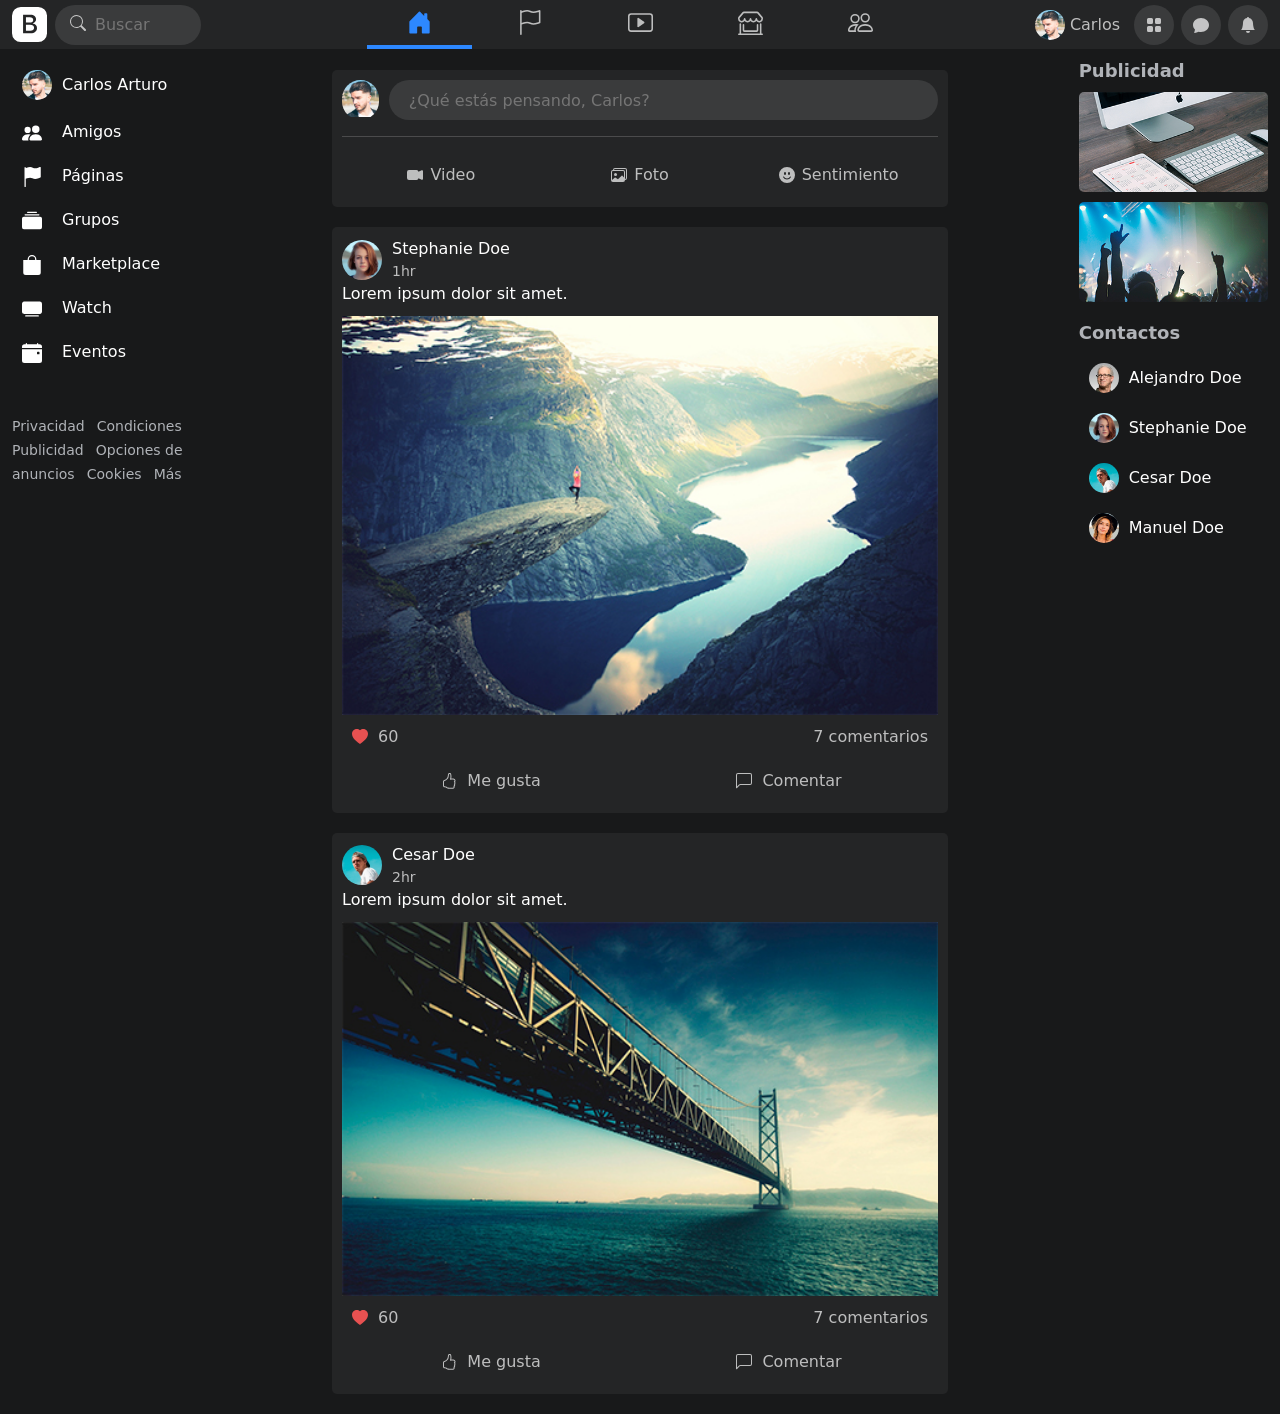
<file: Bootstrap 5 Course/practicas/red-social/index.html>
<!DOCTYPE html>
<html lang="es">
<head>
	<meta charset="UTF-8">
	<meta http-equiv="X-UA-Compatible" content="IE=edge">
	<meta name="viewport" content="width=device-width, initial-scale=1.0">
	<link rel="stylesheet" href="css/bootstrap.min.css">
	<link rel="stylesheet" href="css/estilos.css">
	<title>Red Social estilo Facebook</title>
</head>
<body>
	<header class="fixed-top">
		<div class="container-fluid">
			<div class="row justify-content-between align-items-center">
				<!-- Logo y barra de busqueda -->
				<div class="col col-lg-3 col-xl-2 d-flex align-items-center order-1">
					<a href="#" class="logo me-2">
						<svg xmlns="http://www.w3.org/2000/svg" width="16" height="16" fill="currentColor" class="bi bi-bootstrap-fill" viewBox="0 0 16 16">
							<path d="M6.375 7.125V4.658h1.78c.973 0 1.542.457 1.542 1.237 0 .802-.604 1.23-1.764 1.23H6.375zm0 3.762h1.898c1.184 0 1.81-.48 1.81-1.377 0-.885-.65-1.348-1.886-1.348H6.375v2.725z"/>
							<path d="M4.002 0a4 4 0 0 0-4 4v8a4 4 0 0 0 4 4h8a4 4 0 0 0 4-4V4a4 4 0 0 0-4-4h-8zm1.06 12V3.545h3.399c1.587 0 2.543.809 2.543 2.11 0 .884-.65 1.675-1.483 1.816v.1c1.143.117 1.904.931 1.904 2.033 0 1.488-1.084 2.396-2.888 2.396H5.062z"/>
						</svg>
					</a>
					<div class="barra-busqueda d-none d-sm-block">
						<div class="icono">
							<svg xmlns="http://www.w3.org/2000/svg" width="16" height="16" fill="currentColor" class="bi bi-search" viewBox="0 0 16 16">
								<path d="M11.742 10.344a6.5 6.5 0 1 0-1.397 1.398h-.001c.03.04.062.078.098.115l3.85 3.85a1 1 0 0 0 1.415-1.414l-3.85-3.85a1.007 1.007 0 0 0-.115-.1zM12 6.5a5.5 5.5 0 1 1-11 0 5.5 5.5 0 0 1 11 0z"/>
							</svg>
						</div>
						<input type="search" placeholder="Buscar">
					</div>
				</div>

				<!-- Menu -->
				<div class="menu col-12 col-lg-6 col-xl-6 text-center order-3 order-lg-2">
					<a href="#" class="active">
						<svg xmlns="http://www.w3.org/2000/svg" width="16" height="16" fill="currentColor" class="bi bi-house-door-fill" viewBox="0 0 16 16">
							<path d="M6.5 14.5v-3.505c0-.245.25-.495.5-.495h2c.25 0 .5.25.5.5v3.5a.5.5 0 0 0 .5.5h4a.5.5 0 0 0 .5-.5v-7a.5.5 0 0 0-.146-.354L13 5.793V2.5a.5.5 0 0 0-.5-.5h-1a.5.5 0 0 0-.5.5v1.293L8.354 1.146a.5.5 0 0 0-.708 0l-6 6A.5.5 0 0 0 1.5 7.5v7a.5.5 0 0 0 .5.5h4a.5.5 0 0 0 .5-.5z"/>
						</svg>
					</a>
					<a href="#">
						<svg xmlns="http://www.w3.org/2000/svg" width="16" height="16" fill="currentColor" class="bi bi-flag" viewBox="0 0 16 16">
							<path d="M14.778.085A.5.5 0 0 1 15 .5V8a.5.5 0 0 1-.314.464L14.5 8l.186.464-.003.001-.006.003-.023.009a12.435 12.435 0 0 1-.397.15c-.264.095-.631.223-1.047.35-.816.252-1.879.523-2.71.523-.847 0-1.548-.28-2.158-.525l-.028-.01C7.68 8.71 7.14 8.5 6.5 8.5c-.7 0-1.638.23-2.437.477A19.626 19.626 0 0 0 3 9.342V15.5a.5.5 0 0 1-1 0V.5a.5.5 0 0 1 1 0v.282c.226-.079.496-.17.79-.26C4.606.272 5.67 0 6.5 0c.84 0 1.524.277 2.121.519l.043.018C9.286.788 9.828 1 10.5 1c.7 0 1.638-.23 2.437-.477a19.587 19.587 0 0 0 1.349-.476l.019-.007.004-.002h.001M14 1.221c-.22.078-.48.167-.766.255-.81.252-1.872.523-2.734.523-.886 0-1.592-.286-2.203-.534l-.008-.003C7.662 1.21 7.139 1 6.5 1c-.669 0-1.606.229-2.415.478A21.294 21.294 0 0 0 3 1.845v6.433c.22-.078.48-.167.766-.255C4.576 7.77 5.638 7.5 6.5 7.5c.847 0 1.548.28 2.158.525l.028.01C9.32 8.29 9.86 8.5 10.5 8.5c.668 0 1.606-.229 2.415-.478A21.317 21.317 0 0 0 14 7.655V1.222z"/>
						</svg>
					</a>
					<a href="#">
						<svg xmlns="http://www.w3.org/2000/svg" width="16" height="16" fill="currentColor" class="bi bi-play-btn" viewBox="0 0 16 16">
							<path d="M6.79 5.093A.5.5 0 0 0 6 5.5v5a.5.5 0 0 0 .79.407l3.5-2.5a.5.5 0 0 0 0-.814l-3.5-2.5z"/>
							<path d="M0 4a2 2 0 0 1 2-2h12a2 2 0 0 1 2 2v8a2 2 0 0 1-2 2H2a2 2 0 0 1-2-2V4zm15 0a1 1 0 0 0-1-1H2a1 1 0 0 0-1 1v8a1 1 0 0 0 1 1h12a1 1 0 0 0 1-1V4z"/>
						</svg>
					</a>
					<a href="#">
						<svg xmlns="http://www.w3.org/2000/svg" width="16" height="16" fill="currentColor" class="bi bi-shop-window" viewBox="0 0 16 16">
							<path d="M2.97 1.35A1 1 0 0 1 3.73 1h8.54a1 1 0 0 1 .76.35l2.609 3.044A1.5 1.5 0 0 1 16 5.37v.255a2.375 2.375 0 0 1-4.25 1.458A2.371 2.371 0 0 1 9.875 8 2.37 2.37 0 0 1 8 7.083 2.37 2.37 0 0 1 6.125 8a2.37 2.37 0 0 1-1.875-.917A2.375 2.375 0 0 1 0 5.625V5.37a1.5 1.5 0 0 1 .361-.976l2.61-3.045zm1.78 4.275a1.375 1.375 0 0 0 2.75 0 .5.5 0 0 1 1 0 1.375 1.375 0 0 0 2.75 0 .5.5 0 0 1 1 0 1.375 1.375 0 1 0 2.75 0V5.37a.5.5 0 0 0-.12-.325L12.27 2H3.73L1.12 5.045A.5.5 0 0 0 1 5.37v.255a1.375 1.375 0 0 0 2.75 0 .5.5 0 0 1 1 0zM1.5 8.5A.5.5 0 0 1 2 9v6h12V9a.5.5 0 0 1 1 0v6h.5a.5.5 0 0 1 0 1H.5a.5.5 0 0 1 0-1H1V9a.5.5 0 0 1 .5-.5zm2 .5a.5.5 0 0 1 .5.5V13h8V9.5a.5.5 0 0 1 1 0V13a1 1 0 0 1-1 1H4a1 1 0 0 1-1-1V9.5a.5.5 0 0 1 .5-.5z"/>
						</svg>
					</a>
					<a href="#">
						<svg xmlns="http://www.w3.org/2000/svg" width="16" height="16" fill="currentColor" class="bi bi-people" viewBox="0 0 16 16">
							<path d="M15 14s1 0 1-1-1-4-5-4-5 3-5 4 1 1 1 1h8zm-7.978-1A.261.261 0 0 1 7 12.996c.001-.264.167-1.03.76-1.72C8.312 10.629 9.282 10 11 10c1.717 0 2.687.63 3.24 1.276.593.69.758 1.457.76 1.72l-.008.002a.274.274 0 0 1-.014.002H7.022zM11 7a2 2 0 1 0 0-4 2 2 0 0 0 0 4zm3-2a3 3 0 1 1-6 0 3 3 0 0 1 6 0zM6.936 9.28a5.88 5.88 0 0 0-1.23-.247A7.35 7.35 0 0 0 5 9c-4 0-5 3-5 4 0 .667.333 1 1 1h4.216A2.238 2.238 0 0 1 5 13c0-1.01.377-2.042 1.09-2.904.243-.294.526-.569.846-.816zM4.92 10A5.493 5.493 0 0 0 4 13H1c0-.26.164-1.03.76-1.724.545-.636 1.492-1.256 3.16-1.275zM1.5 5.5a3 3 0 1 1 6 0 3 3 0 0 1-6 0zm3-2a2 2 0 1 0 0 4 2 2 0 0 0 0-4z"/>
						</svg>
					</a>
				</div>

				<!-- Botones -->
				<nav class="botones col-auto col-lg-3 col-xl-2 text-end d-flex align-items-center justify-content-end order-2 order-lg-3">
					<a href="#" class="perfil">
						<img src="img/persona2.jpg" alt=""> Carlos
					</a>
					<a href="#">
						<svg xmlns="http://www.w3.org/2000/svg" width="16" height="16" fill="currentColor" class="bi bi-grid-fill" viewBox="0 0 16 16">
							<path d="M1 2.5A1.5 1.5 0 0 1 2.5 1h3A1.5 1.5 0 0 1 7 2.5v3A1.5 1.5 0 0 1 5.5 7h-3A1.5 1.5 0 0 1 1 5.5v-3zm8 0A1.5 1.5 0 0 1 10.5 1h3A1.5 1.5 0 0 1 15 2.5v3A1.5 1.5 0 0 1 13.5 7h-3A1.5 1.5 0 0 1 9 5.5v-3zm-8 8A1.5 1.5 0 0 1 2.5 9h3A1.5 1.5 0 0 1 7 10.5v3A1.5 1.5 0 0 1 5.5 15h-3A1.5 1.5 0 0 1 1 13.5v-3zm8 0A1.5 1.5 0 0 1 10.5 9h3a1.5 1.5 0 0 1 1.5 1.5v3a1.5 1.5 0 0 1-1.5 1.5h-3A1.5 1.5 0 0 1 9 13.5v-3z"/>
						</svg>
					</a>
					<a href="#">
						<svg xmlns="http://www.w3.org/2000/svg" width="16" height="16" fill="currentColor" class="bi bi-chat-fill" viewBox="0 0 16 16">
							<path d="M8 15c4.418 0 8-3.134 8-7s-3.582-7-8-7-8 3.134-8 7c0 1.76.743 3.37 1.97 4.6-.097 1.016-.417 2.13-.771 2.966-.079.186.074.394.273.362 2.256-.37 3.597-.938 4.18-1.234A9.06 9.06 0 0 0 8 15z"/>
						</svg>
					</a>
					<a href="#">
						<svg xmlns="http://www.w3.org/2000/svg" width="16" height="16" fill="currentColor" class="bi bi-bell-fill" viewBox="0 0 16 16">
							<path d="M8 16a2 2 0 0 0 2-2H6a2 2 0 0 0 2 2zm.995-14.901a1 1 0 1 0-1.99 0A5.002 5.002 0 0 0 3 6c0 1.098-.5 6-2 7h14c-1.5-1-2-5.902-2-7 0-2.42-1.72-4.44-4.005-4.901z"/>
						</svg>
					</a>
				</nav>
			</div>
		</div>
	</header>

	<div class="container-fluid">
		<div class="contenido-principal row justify-content-center justify-content-md-between">
			<aside class="enlaces-rapidos col-3 col-xl-2">
				<nav>
					<a href="#" class="perfil">
						<img src="img/persona2.jpg" alt="">Carlos Arturo
					</a>
					<a href="#">
						<div class="icono">
							<svg xmlns="http://www.w3.org/2000/svg" width="16" height="16" fill="currentColor" class="bi bi-people-fill" viewBox="0 0 16 16">
								<path d="M7 14s-1 0-1-1 1-4 5-4 5 3 5 4-1 1-1 1H7zm4-6a3 3 0 1 0 0-6 3 3 0 0 0 0 6z"/>
								<path fill-rule="evenodd" d="M5.216 14A2.238 2.238 0 0 1 5 13c0-1.355.68-2.75 1.936-3.72A6.325 6.325 0 0 0 5 9c-4 0-5 3-5 4s1 1 1 1h4.216z"/>
								<path d="M4.5 8a2.5 2.5 0 1 0 0-5 2.5 2.5 0 0 0 0 5z"/>
							</svg>
						</div>
						Amigos
					</a>
					<a href="#">
						<div class="icono">
							<svg xmlns="http://www.w3.org/2000/svg" width="16" height="16" fill="currentColor" class="bi bi-flag-fill" viewBox="0 0 16 16">
								<path d="M14.778.085A.5.5 0 0 1 15 .5V8a.5.5 0 0 1-.314.464L14.5 8l.186.464-.003.001-.006.003-.023.009a12.435 12.435 0 0 1-.397.15c-.264.095-.631.223-1.047.35-.816.252-1.879.523-2.71.523-.847 0-1.548-.28-2.158-.525l-.028-.01C7.68 8.71 7.14 8.5 6.5 8.5c-.7 0-1.638.23-2.437.477A19.626 19.626 0 0 0 3 9.342V15.5a.5.5 0 0 1-1 0V.5a.5.5 0 0 1 1 0v.282c.226-.079.496-.17.79-.26C4.606.272 5.67 0 6.5 0c.84 0 1.524.277 2.121.519l.043.018C9.286.788 9.828 1 10.5 1c.7 0 1.638-.23 2.437-.477a19.587 19.587 0 0 0 1.349-.476l.019-.007.004-.002h.001"/>
							</svg>
						</div>
						Páginas
					</a>
					<a href="#">
						<div class="icono">
							<svg xmlns="http://www.w3.org/2000/svg" width="16" height="16" fill="currentColor" class="bi bi-collection-fill" viewBox="0 0 16 16">
								<path d="M0 13a1.5 1.5 0 0 0 1.5 1.5h13A1.5 1.5 0 0 0 16 13V6a1.5 1.5 0 0 0-1.5-1.5h-13A1.5 1.5 0 0 0 0 6v7zM2 3a.5.5 0 0 0 .5.5h11a.5.5 0 0 0 0-1h-11A.5.5 0 0 0 2 3zm2-2a.5.5 0 0 0 .5.5h7a.5.5 0 0 0 0-1h-7A.5.5 0 0 0 4 1z"/>
							</svg>
						</div>
						Grupos
					</a>
					<a href="#">
						<div class="icono">
							<svg xmlns="http://www.w3.org/2000/svg" width="16" height="16" fill="currentColor" class="bi bi-bag-fill" viewBox="0 0 16 16">
								<path d="M8 1a2.5 2.5 0 0 1 2.5 2.5V4h-5v-.5A2.5 2.5 0 0 1 8 1zm3.5 3v-.5a3.5 3.5 0 1 0-7 0V4H1v10a2 2 0 0 0 2 2h10a2 2 0 0 0 2-2V4h-3.5z"/>
							</svg>
						</div>
						Marketplace
					</a>
					<a href="#">
						<div class="icono">
							<svg xmlns="http://www.w3.org/2000/svg" width="16" height="16" fill="currentColor" class="bi bi-tv-fill" viewBox="0 0 16 16">
								<path d="M2.5 13.5A.5.5 0 0 1 3 13h10a.5.5 0 0 1 0 1H3a.5.5 0 0 1-.5-.5zM2 2h12s2 0 2 2v6s0 2-2 2H2s-2 0-2-2V4s0-2 2-2z"/>
							</svg>
						</div>
						Watch
					</a>
					<a href="#">
						<div class="icono">
							<svg xmlns="http://www.w3.org/2000/svg" width="16" height="16" fill="currentColor" class="bi bi-calendar-event-fill" viewBox="0 0 16 16">
								<path d="M4 .5a.5.5 0 0 0-1 0V1H2a2 2 0 0 0-2 2v1h16V3a2 2 0 0 0-2-2h-1V.5a.5.5 0 0 0-1 0V1H4V.5zM16 14V5H0v9a2 2 0 0 0 2 2h12a2 2 0 0 0 2-2zm-3.5-7h1a.5.5 0 0 1 .5.5v1a.5.5 0 0 1-.5.5h-1a.5.5 0 0 1-.5-.5v-1a.5.5 0 0 1 .5-.5z"/>
							</svg>
						</div>
						Eventos
					</a>
				</nav>

				<footer>
					<nav>
						<a href="#">Privacidad</a>
						<a href="#">Condiciones</a>
						<a href="#">Publicidad</a>
						<a href="#">Opciones de anuncios</a>
						<a href="#">Cookies</a>
						<a href="#">Más</a>
					</nav>
				</footer>
			</aside>

			<main class="col-12 col-sm-10 col-md-6 col-xxl-4">
				<div class="publicar">
					<div class="formulario">
						<a href="#" class="foto">
							<img src="img/persona2.jpg" alt="">
						</a>
						<input type="text" placeholder="¿Qué estás pensando, Carlos?">
					</div>
					<hr>
					<div class="botones d-flex">
						<a href="#">
							<svg xmlns="http://www.w3.org/2000/svg" width="16" height="16" fill="currentColor" class="bi bi-camera-video-fill" viewBox="0 0 16 16">
								<path fill-rule="evenodd" d="M0 5a2 2 0 0 1 2-2h7.5a2 2 0 0 1 1.983 1.738l3.11-1.382A1 1 0 0 1 16 4.269v7.462a1 1 0 0 1-1.406.913l-3.111-1.382A2 2 0 0 1 9.5 13H2a2 2 0 0 1-2-2V5z"/>
							</svg>
							Video
						</a>
						<a href="#">
							<svg xmlns="http://www.w3.org/2000/svg" width="16" height="16" fill="currentColor" class="bi bi-images" viewBox="0 0 16 16">
								<path d="M4.502 9a1.5 1.5 0 1 0 0-3 1.5 1.5 0 0 0 0 3z"/>
								<path d="M14.002 13a2 2 0 0 1-2 2h-10a2 2 0 0 1-2-2V5A2 2 0 0 1 2 3a2 2 0 0 1 2-2h10a2 2 0 0 1 2 2v8a2 2 0 0 1-1.998 2zM14 2H4a1 1 0 0 0-1 1h9.002a2 2 0 0 1 2 2v7A1 1 0 0 0 15 11V3a1 1 0 0 0-1-1zM2.002 4a1 1 0 0 0-1 1v8l2.646-2.354a.5.5 0 0 1 .63-.062l2.66 1.773 3.71-3.71a.5.5 0 0 1 .577-.094l1.777 1.947V5a1 1 0 0 0-1-1h-10z"/>
							</svg>
							Foto
						</a>
						<a href="#">
							<svg xmlns="http://www.w3.org/2000/svg" width="16" height="16" fill="currentColor" class="bi bi-emoji-smile-fill" viewBox="0 0 16 16">
								<path d="M8 16A8 8 0 1 0 8 0a8 8 0 0 0 0 16zM7 6.5C7 7.328 6.552 8 6 8s-1-.672-1-1.5S5.448 5 6 5s1 .672 1 1.5zM4.285 9.567a.5.5 0 0 1 .683.183A3.498 3.498 0 0 0 8 11.5a3.498 3.498 0 0 0 3.032-1.75.5.5 0 1 1 .866.5A4.498 4.498 0 0 1 8 12.5a4.498 4.498 0 0 1-3.898-2.25.5.5 0 0 1 .183-.683zM10 8c-.552 0-1-.672-1-1.5S9.448 5 10 5s1 .672 1 1.5S10.552 8 10 8z"/>
							</svg>
							Sentimiento
						</a>
					</div>
				</div>

				<div class="publicaciones">
					<div class="publicacion">
						<div class="header">
							<a class="foto" href="#">
								<img src="img/persona3.jpg" alt="">
							</a>
							<div class="datos">
								<a class="nombre" href="#">Stephanie Doe</a>
								<a class="hora" href="#">1hr</a>
							</div>
						</div>
						<div class="body">
							<p>Lorem ipsum dolor sit amet.</p>
							<img src="img/paisaje1.jpg" alt="">
						</div>
						<div class="comentarios d-flex justify-content-between">
							<div class="me-gusta d-flex justify-content-start align-items-center">
								<svg xmlns="http://www.w3.org/2000/svg" width="16" height="16" fill="currentColor" class="bi bi-heart-fill" viewBox="0 0 16 16">
									<path fill-rule="evenodd" d="M8 1.314C12.438-3.248 23.534 4.735 8 15-7.534 4.736 3.562-3.248 8 1.314z"/>
								</svg>
								<span>60</span>
							</div>
							<a href="#">7 comentarios</a>
						</div>
						<div class="botones  d-flex">
							<button class="me-gusta">
								<svg xmlns="http://www.w3.org/2000/svg" width="16" height="16" fill="currentColor" class="bi bi-hand-thumbs-up" viewBox="0 0 16 16">
									<path d="M8.864.046C7.908-.193 7.02.53 6.956 1.466c-.072 1.051-.23 2.016-.428 2.59-.125.36-.479 1.013-1.04 1.639-.557.623-1.282 1.178-2.131 1.41C2.685 7.288 2 7.87 2 8.72v4.001c0 .845.682 1.464 1.448 1.545 1.07.114 1.564.415 2.068.723l.048.03c.272.165.578.348.97.484.397.136.861.217 1.466.217h3.5c.937 0 1.599-.477 1.934-1.064a1.86 1.86 0 0 0 .254-.912c0-.152-.023-.312-.077-.464.201-.263.38-.578.488-.901.11-.33.172-.762.004-1.149.069-.13.12-.269.159-.403.077-.27.113-.568.113-.857 0-.288-.036-.585-.113-.856a2.144 2.144 0 0 0-.138-.362 1.9 1.9 0 0 0 .234-1.734c-.206-.592-.682-1.1-1.2-1.272-.847-.282-1.803-.276-2.516-.211a9.84 9.84 0 0 0-.443.05 9.365 9.365 0 0 0-.062-4.509A1.38 1.38 0 0 0 9.125.111L8.864.046zM11.5 14.721H8c-.51 0-.863-.069-1.14-.164-.281-.097-.506-.228-.776-.393l-.04-.024c-.555-.339-1.198-.731-2.49-.868-.333-.036-.554-.29-.554-.55V8.72c0-.254.226-.543.62-.65 1.095-.3 1.977-.996 2.614-1.708.635-.71 1.064-1.475 1.238-1.978.243-.7.407-1.768.482-2.85.025-.362.36-.594.667-.518l.262.066c.16.04.258.143.288.255a8.34 8.34 0 0 1-.145 4.725.5.5 0 0 0 .595.644l.003-.001.014-.003.058-.014a8.908 8.908 0 0 1 1.036-.157c.663-.06 1.457-.054 2.11.164.175.058.45.3.57.65.107.308.087.67-.266 1.022l-.353.353.353.354c.043.043.105.141.154.315.048.167.075.37.075.581 0 .212-.027.414-.075.582-.05.174-.111.272-.154.315l-.353.353.353.354c.047.047.109.177.005.488a2.224 2.224 0 0 1-.505.805l-.353.353.353.354c.006.005.041.05.041.17a.866.866 0 0 1-.121.416c-.165.288-.503.56-1.066.56z"/>
								</svg>
								Me gusta
							</button>
							<button class="comentar">
								<svg xmlns="http://www.w3.org/2000/svg" width="16" height="16" fill="currentColor" class="bi bi-chat-left" viewBox="0 0 16 16">
									<path d="M14 1a1 1 0 0 1 1 1v8a1 1 0 0 1-1 1H4.414A2 2 0 0 0 3 11.586l-2 2V2a1 1 0 0 1 1-1h12zM2 0a2 2 0 0 0-2 2v12.793a.5.5 0 0 0 .854.353l2.853-2.853A1 1 0 0 1 4.414 12H14a2 2 0 0 0 2-2V2a2 2 0 0 0-2-2H2z"/>
								</svg>
								Comentar
							</button>
						</div>
					</div>

					<div class="publicacion">
						<div class="header">
							<a class="foto" href="#">
								<img src="img/persona4.jpg" alt="">
							</a>
							<div class="datos">
								<a class="nombre" href="#">Cesar Doe</a>
								<a class="hora" href="#">2hr</a>
							</div>
						</div>
						<div class="body">
							<p>Lorem ipsum dolor sit amet.</p>
							<img src="img/paisaje2.jpg" alt="">
						</div>
						<div class="comentarios d-flex justify-content-between">
							<div class="me-gusta d-flex justify-content-start align-items-center">
								<svg xmlns="http://www.w3.org/2000/svg" width="16" height="16" fill="currentColor" class="bi bi-heart-fill" viewBox="0 0 16 16">
									<path fill-rule="evenodd" d="M8 1.314C12.438-3.248 23.534 4.735 8 15-7.534 4.736 3.562-3.248 8 1.314z"/>
								</svg>
								<span>60</span>
							</div>
							<a href="#">7 comentarios</a>
						</div>
						<div class="botones  d-flex">
							<button class="me-gusta">
								<svg xmlns="http://www.w3.org/2000/svg" width="16" height="16" fill="currentColor" class="bi bi-hand-thumbs-up" viewBox="0 0 16 16">
									<path d="M8.864.046C7.908-.193 7.02.53 6.956 1.466c-.072 1.051-.23 2.016-.428 2.59-.125.36-.479 1.013-1.04 1.639-.557.623-1.282 1.178-2.131 1.41C2.685 7.288 2 7.87 2 8.72v4.001c0 .845.682 1.464 1.448 1.545 1.07.114 1.564.415 2.068.723l.048.03c.272.165.578.348.97.484.397.136.861.217 1.466.217h3.5c.937 0 1.599-.477 1.934-1.064a1.86 1.86 0 0 0 .254-.912c0-.152-.023-.312-.077-.464.201-.263.38-.578.488-.901.11-.33.172-.762.004-1.149.069-.13.12-.269.159-.403.077-.27.113-.568.113-.857 0-.288-.036-.585-.113-.856a2.144 2.144 0 0 0-.138-.362 1.9 1.9 0 0 0 .234-1.734c-.206-.592-.682-1.1-1.2-1.272-.847-.282-1.803-.276-2.516-.211a9.84 9.84 0 0 0-.443.05 9.365 9.365 0 0 0-.062-4.509A1.38 1.38 0 0 0 9.125.111L8.864.046zM11.5 14.721H8c-.51 0-.863-.069-1.14-.164-.281-.097-.506-.228-.776-.393l-.04-.024c-.555-.339-1.198-.731-2.49-.868-.333-.036-.554-.29-.554-.55V8.72c0-.254.226-.543.62-.65 1.095-.3 1.977-.996 2.614-1.708.635-.71 1.064-1.475 1.238-1.978.243-.7.407-1.768.482-2.85.025-.362.36-.594.667-.518l.262.066c.16.04.258.143.288.255a8.34 8.34 0 0 1-.145 4.725.5.5 0 0 0 .595.644l.003-.001.014-.003.058-.014a8.908 8.908 0 0 1 1.036-.157c.663-.06 1.457-.054 2.11.164.175.058.45.3.57.65.107.308.087.67-.266 1.022l-.353.353.353.354c.043.043.105.141.154.315.048.167.075.37.075.581 0 .212-.027.414-.075.582-.05.174-.111.272-.154.315l-.353.353.353.354c.047.047.109.177.005.488a2.224 2.224 0 0 1-.505.805l-.353.353.353.354c.006.005.041.05.041.17a.866.866 0 0 1-.121.416c-.165.288-.503.56-1.066.56z"/>
								</svg>
								Me gusta
							</button>
							<button class="comentar">
								<svg xmlns="http://www.w3.org/2000/svg" width="16" height="16" fill="currentColor" class="bi bi-chat-left" viewBox="0 0 16 16">
									<path d="M14 1a1 1 0 0 1 1 1v8a1 1 0 0 1-1 1H4.414A2 2 0 0 0 3 11.586l-2 2V2a1 1 0 0 1 1-1h12zM2 0a2 2 0 0 0-2 2v12.793a.5.5 0 0 0 .854.353l2.853-2.853A1 1 0 0 1 4.414 12H14a2 2 0 0 0 2-2V2a2 2 0 0 0-2-2H2z"/>
								</svg>
								Comentar
							</button>
						</div>
					</div>
				</div>
			</main>

			<aside class="contactos col-3 col-xl-2">
				<div class="seccion">
					<h3 class="titulo">Publicidad</h3>
					<div class="publicidad">
						<a href="#">
							<img src="img/ad1.jpg" alt="">
						</a>
					</div>
					<div class="publicidad">
						<a href="#">
							<img src="img/ad2.jpg" alt="">
						</a>
					</div>
				</div>

				<div class="seccion">
					<h3 class="titulo">Contactos</h3>
					<nav>
						<a href="#" class="perfil">
							<img src="img/persona1.jpg" alt="">Alejandro Doe
						</a>
						<a href="#" class="perfil">
							<img src="img/persona3.jpg" alt="">Stephanie Doe
						</a>
						<a href="#" class="perfil">
							<img src="img/persona4.jpg" alt="">Cesar Doe
						</a>
						<a href="#" class="perfil">
							<img src="img/persona5.jpg" alt="">Manuel Doe
						</a>
					</nav>
				</div>
			</aside>
		</div>
	</div>

	<script src="js/bootstrap.bundle.min.js"></script>
</body>
</html>
</file>
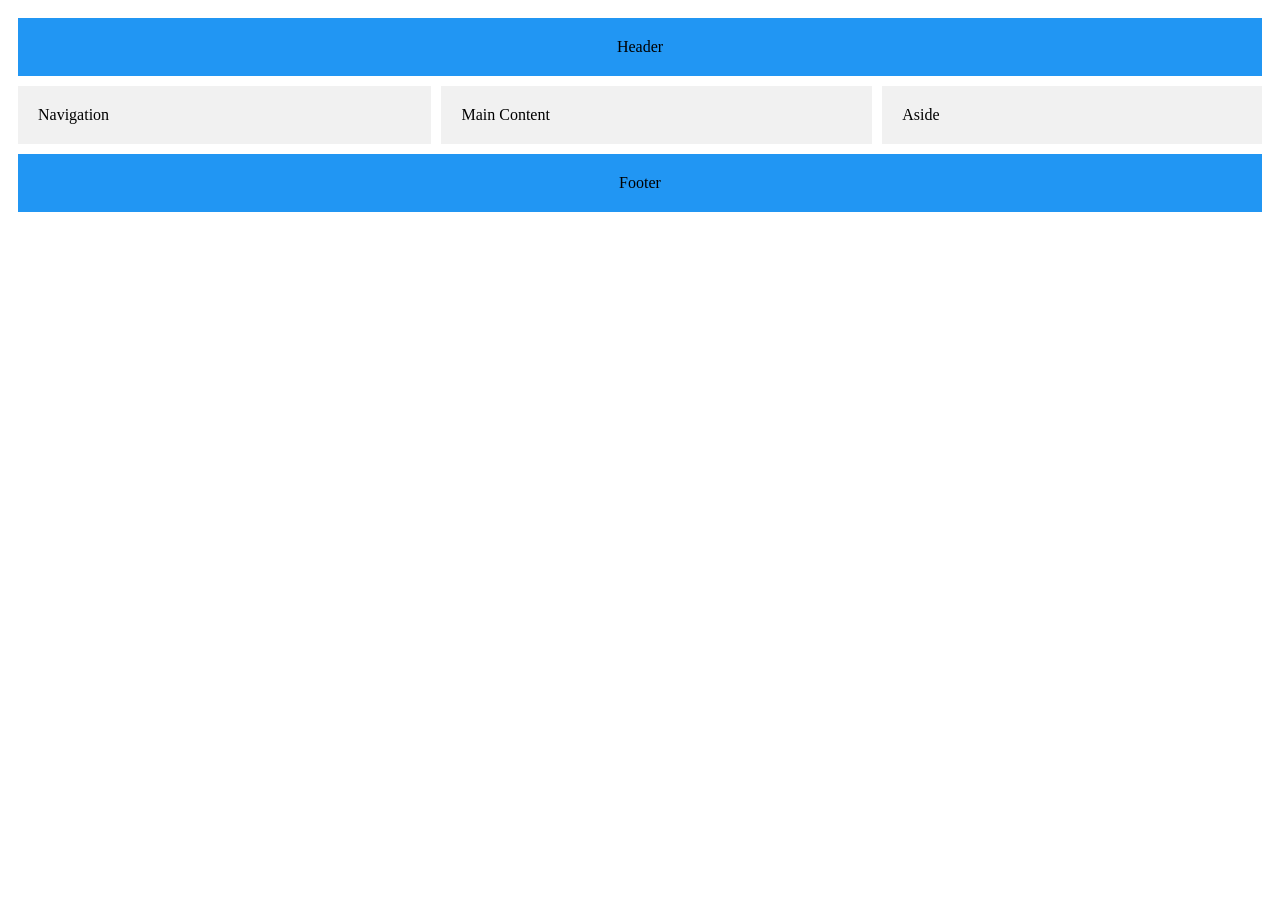
<file: GridTemplateAreas.html>
<!DOCTYPE html>
<html lang="es">
<head>
  <meta charset="UTF-8">
  <meta name="viewport" content="width=device-width, initial-scale=1.0">
  <title>Layout Completo</title>
  <style>
    .grid-container {
      display: grid;
      grid-template-areas:
        'header header header'
        'nav main aside'
        'footer footer footer';
      grid-gap: 10px;
      padding: 10px;
    }
    .header {
      grid-area: header;
      background-color: #2196F3;
      padding: 20px;
      text-align: center;
    }
    .nav {
      grid-area: nav;
      background-color: #f1f1f1;
      padding: 20px;
    }
    .main {
      grid-area: main;
      background-color: #f1f1f1;
      padding: 20px;
    }
    .aside {
      grid-area: aside;
      background-color: #f1f1f1;
      padding: 20px;
    }
    .footer {
      grid-area: footer;
      background-color: #2196F3;
      padding: 20px;
      text-align: center;
    }
  </style>
</head>
<body>
  <div class="grid-container">
    <div class="header">Header</div>
    <div class="nav">Navigation</div>
    <div class="main">Main Content</div>
    <div class="aside">Aside</div>
    <div class="footer">Footer</div>
  </div>
</body>
</html>
</file>
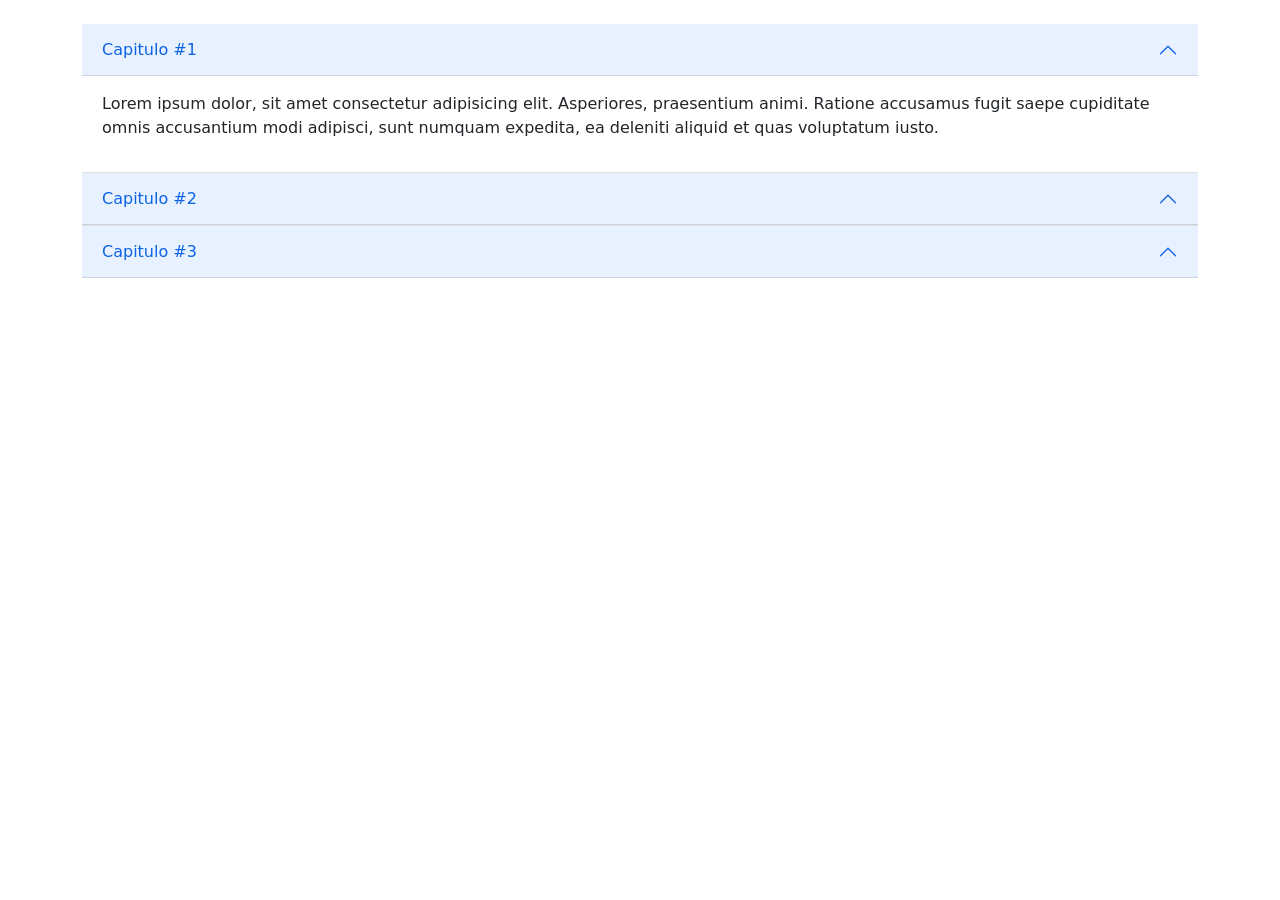
<file: Bootstrap 5 Course/acordeon.html>
<!DOCTYPE html>
<html lang="en">
<head>
	<meta charset="UTF-8">
	<meta http-equiv="X-UA-Compatible" content="IE=edge">
	<meta name="viewport" content="width=device-width, initial-scale=1.0">
	<title>Acordeon</title>
	<link rel="stylesheet" href="css/bootstrap.min.css">
</head>
<body>
	<div class="container">
		<div class="row mt-4">
			<div class="col">
				<div class="accordion accordion-flush" id="temario">
					<!-- Elemento #1 -->
					<div class="accordion-item">
						<h2 class="accordion-header" id="encabezado-1">
							<button
								class="accordion-button"
								type="button"
								data-bs-toggle="collapse"
								data-bs-target="#elemento-1"
								aria-expanded="true"
								aria-controles="elemento-1"
							>
								Capitulo #1
							</button>
						</h2>

						<div
							id="elemento-1"
							class="accordion-collapse collapse show"
							aria-labelledby="encabezado-1"
							data-bs-parent="#temario"
						>
							<div class="accordion-body">
								<p>Lorem ipsum dolor, sit amet consectetur adipisicing elit. Asperiores, praesentium animi. Ratione accusamus fugit saepe cupiditate omnis accusantium modi adipisci, sunt numquam expedita, ea deleniti aliquid et quas voluptatum iusto.</p>
							</div>
						</div>
					</div>

					<!-- Elemento #2 -->
					<div class="accordion-item">
						<h2 class="accordion-header" id="encabezado-2">
							<button
								class="accordion-button"
								type="button"
								data-bs-toggle="collapse"
								data-bs-target="#elemento-2"
								aria-expanded="true"
								aria-controles="elemento-2"
							>
								Capitulo #2
							</button>
						</h2>

						<div
							id="elemento-2"
							class="accordion-collapse collapse"
							aria-labelledby="encabezado-2"
							data-bs-parent="#temario"
						>
							<div class="accordion-body">
								<p>Lorem ipsum dolor, sit amet consectetur adipisicing elit. Asperiores, praesentium animi. Ratione accusamus fugit saepe cupiditate omnis accusantium modi adipisci, sunt numquam expedita, ea deleniti aliquid et quas voluptatum iusto.</p>
							</div>
						</div>
					</div>

					<!-- Elemento #3 -->
					<div class="accordion-item">
						<h2 class="accordion-header" id="encabezado-3">
							<button
								class="accordion-button"
								type="button"
								data-bs-toggle="collapse"
								data-bs-target="#elemento-3"
								aria-expanded="true"
								aria-controles="elemento-3"
							>
								Capitulo #3
							</button>
						</h2>

						<div
							id="elemento-3"
							class="accordion-collapse collapse"
							aria-labelledby="encabezado-3"
							data-bs-parent="#temario"
						>
							<div class="accordion-body">
								<p>Lorem ipsum dolor, sit amet consectetur adipisicing elit. Asperiores, praesentium animi. Ratione accusamus fugit saepe cupiditate omnis accusantium modi adipisci, sunt numquam expedita, ea deleniti aliquid et quas voluptatum iusto.</p>
							</div>
						</div>
					</div>
				</div>
			</div>
		</div>
	</div>

	<script src="js/bootstrap.bundle.min.js"></script>
</body>
</html>
</file>
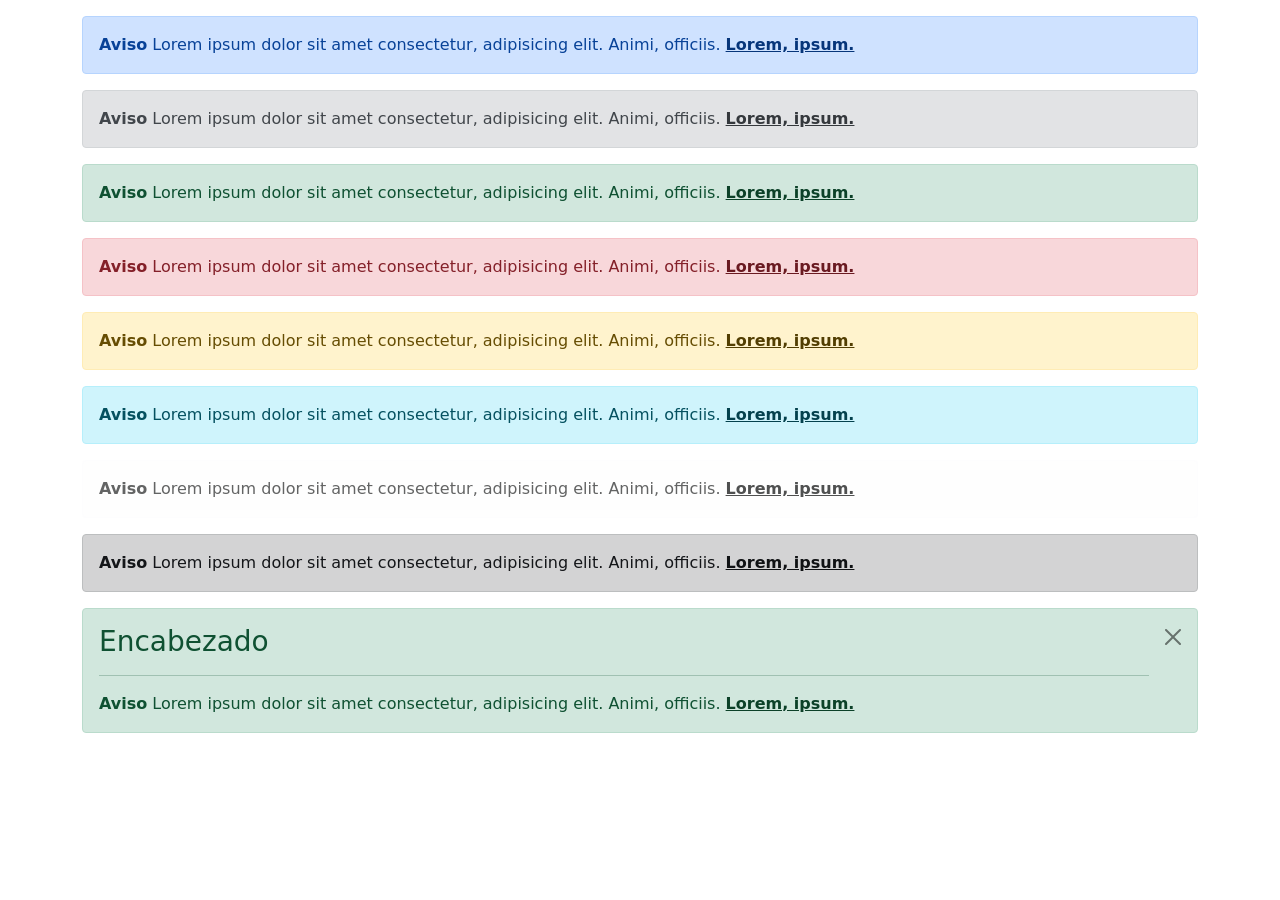
<file: Bootstrap 5 Course/alertas.html>
<!DOCTYPE html>
<html lang="en">
<head>
	<meta charset="UTF-8">
	<meta http-equiv="X-UA-Compatible" content="IE=edge">
	<meta name="viewport" content="width=device-width, initial-scale=1.0">
	<title>Alertas</title>
	<link rel="stylesheet" href="css/bootstrap.min.css">
</head>
<body>
	<div class="container">
		<div class="row">
			<div class="col">
				<div class="alert alert-primary mt-3" role="alert">
					<strong>Aviso</strong> Lorem ipsum dolor sit amet consectetur, adipisicing elit. Animi, officiis.
					<a href="#" class="alert-link">Lorem, ipsum.</a>
				</div>

				<div class="alert alert-secondary mt-3" role="alert">
					<strong>Aviso</strong> Lorem ipsum dolor sit amet consectetur, adipisicing elit. Animi, officiis.
					<a href="#" class="alert-link">Lorem, ipsum.</a>
				</div>

				<div class="alert alert-success mt-3" role="alert">
					<strong>Aviso</strong> Lorem ipsum dolor sit amet consectetur, adipisicing elit. Animi, officiis.
					<a href="#" class="alert-link">Lorem, ipsum.</a>
				</div>

				<div class="alert alert-danger mt-3" role="alert">
					<strong>Aviso</strong> Lorem ipsum dolor sit amet consectetur, adipisicing elit. Animi, officiis.
					<a href="#" class="alert-link">Lorem, ipsum.</a>
				</div>

				<div class="alert alert-warning mt-3" role="alert">
					<strong>Aviso</strong> Lorem ipsum dolor sit amet consectetur, adipisicing elit. Animi, officiis.
					<a href="#" class="alert-link">Lorem, ipsum.</a>
				</div>

				<div class="alert alert-info mt-3" role="alert">
					<strong>Aviso</strong> Lorem ipsum dolor sit amet consectetur, adipisicing elit. Animi, officiis.
					<a href="#" class="alert-link">Lorem, ipsum.</a>
				</div>

				<div class="alert alert-light mt-3" role="alert">
					<strong>Aviso</strong> Lorem ipsum dolor sit amet consectetur, adipisicing elit. Animi, officiis.
					<a href="#" class="alert-link">Lorem, ipsum.</a>
				</div>

				<div class="alert alert-dark mt-3" role="alert">
					<strong>Aviso</strong> Lorem ipsum dolor sit amet consectetur, adipisicing elit. Animi, officiis.
					<a href="#" class="alert-link">Lorem, ipsum.</a>
				</div>

				<div class="alert alert-success mt-3 alert-dismissible fade show" role="alert">
					<h3>Encabezado</h3>
					<hr>
					<strong>Aviso</strong> Lorem ipsum dolor sit amet consectetur, adipisicing elit. Animi, officiis.
					<a href="#" class="alert-link">Lorem, ipsum.</a>
					<button type="button" class="btn-close" data-bs-dismiss="alert" aria-label="Cerrar"></button>
				</div>
			</div>
		</div>
	</div>

	<script src="js/bootstrap.bundle.min.js"></script>
</body>
</html>
</file>
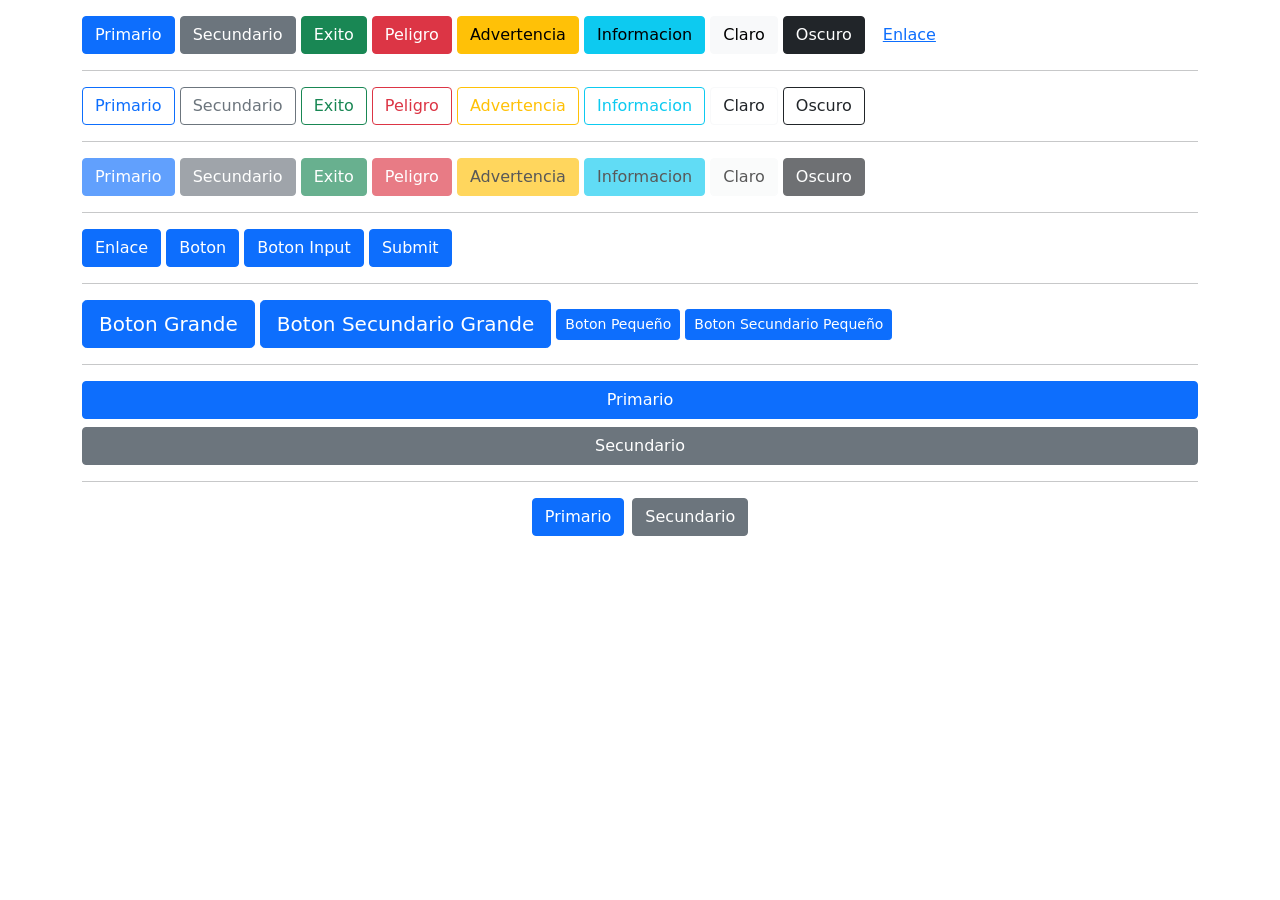
<file: Bootstrap 5 Course/botones.html>
<!DOCTYPE html>
<html lang="en">
<head>
	<meta charset="UTF-8">
	<meta http-equiv="X-UA-Compatible" content="IE=edge">
	<meta name="viewport" content="width=device-width, initial-scale=1.0">
	<title>Botones</title>
	<link rel="stylesheet" href="css/bootstrap.min.css">
</head>
<body>
	<div class="container">
		<div class="row mt-3">
			<div class="col-12">
				<button type="button" class="btn btn-primary">Primario</button>
				<button type="button" class="btn btn-secondary">Secundario</button>
				<button type="button" class="btn btn-success">Exito</button>
				<button type="button" class="btn btn-danger">Peligro</button>
				<button type="button" class="btn btn-warning">Advertencia</button>
				<button type="button" class="btn btn-info">Informacion</button>
				<button type="button" class="btn btn-light">Claro</button>
				<button type="button" class="btn btn-dark">Oscuro</button>
				<button type="button" class="btn btn-link">Enlace</button>
			</div>

			<div class="col-12">
				<hr class="mt-3">
				<button type="button" class="btn btn-outline-primary">Primario</button>
				<button type="button" class="btn btn-outline-secondary">Secundario</button>
				<button type="button" class="btn btn-outline-success">Exito</button>
				<button type="button" class="btn btn-outline-danger">Peligro</button>
				<button type="button" class="btn btn-outline-warning">Advertencia</button>
				<button type="button" class="btn btn-outline-info">Informacion</button>
				<button type="button" class="btn btn-outline-light text-dark">Claro</button>
				<button type="button" class="btn btn-outline-dark">Oscuro</button>
			</div>

			<div class="col-12">
				<hr class="mt-3">
				<button type="button" class="btn disabled btn-primary">Primario</button>
				<button type="button" class="btn disabled btn-secondary">Secundario</button>
				<button type="button" class="btn disabled btn-success">Exito</button>
				<button type="button" class="btn disabled btn-danger">Peligro</button>
				<button type="button" class="btn disabled btn-warning">Advertencia</button>
				<button type="button" class="btn disabled btn-info">Informacion</button>
				<button type="button" class="btn disabled btn-light">Claro</button>
				<button type="button" class="btn disabled btn-dark">Oscuro</button>
			</div>

			<div class="col-12">
				<hr class="mt-3">
				<a href="#" class="btn btn-primary">Enlace</a>
				<button class="btn btn-primary" type="button">Boton</button>
				<input type="button" class="btn btn-primary" value="Boton Input">
				<input type="submit" class="btn btn-primary" value="Submit">
			</div>

			<div class="col-12">
				<hr class="mt-3">
				<button class="btn btn-lg btn-primary" type="button">Boton Grande</button>
				<button class="btn btn-lg btn-primary" type="button">Boton Secundario Grande</button>

				<button class="btn btn-sm btn-primary" type="button">Boton Pequeño</button>
				<button class="btn btn-sm btn-primary" type="button">Boton Secundario Pequeño</button>
			</div>

			<div class="col-12">
				<hr class="mt-3">
				<div class="d-grid gap-2 col-12">
					<button class="btn btn-primary" type="button">Primario</button>
					<button class="btn btn-secondary" type="button">Secundario</button>
				</div>
			</div>

			<div class="col-12">
				<hr class="mt-3">
				<div class="d-flex gap-2 justify-content-center">
					<button class="btn btn-primary" type="button">Primario</button>
					<button class="btn btn-secondary" type="button">Secundario</button>
				</div>
			</div>
		</div>
	</div>

	<script src="js/bootstrap.bundle.min.js"></script>
</body>
</html>
</file>
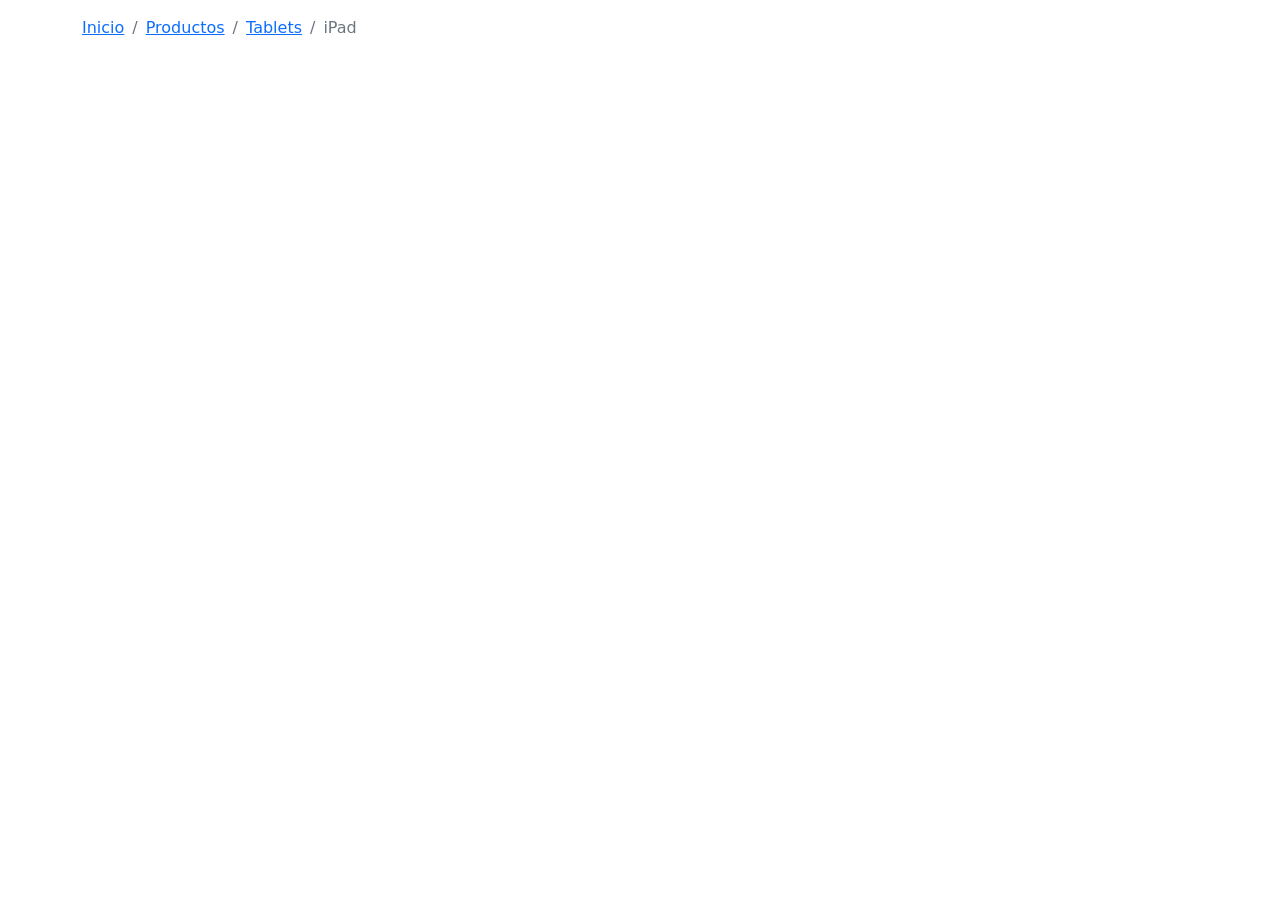
<file: Bootstrap 5 Course/breadcrumbs.html>
<!DOCTYPE html>
<html lang="en">
<head>
	<meta charset="UTF-8">
	<meta http-equiv="X-UA-Compatible" content="IE=edge">
	<meta name="viewport" content="width=device-width, initial-scale=1.0">
	<title>Breadcrumbs / Migas de pan</title>
	<link rel="stylesheet" href="css/bootstrap.min.css">
</head>
<body>
	<div class="container">
		<div class="row">
			<div class="col">
				<nav class="breadcrumb mt-3">
					<a href="#" class="breadcrumb-item">Inicio</a>
					<a href="#" class="breadcrumb-item">Productos</a>
					<a href="#" class="breadcrumb-item">Tablets</a>
					<span class="breadcrumb-item active">iPad</span>
				</nav>
			</div>
		</div>
	</div>

	<script src="js/bootstrap.bundle.min.js"></script>
</body>
</html>
</file>
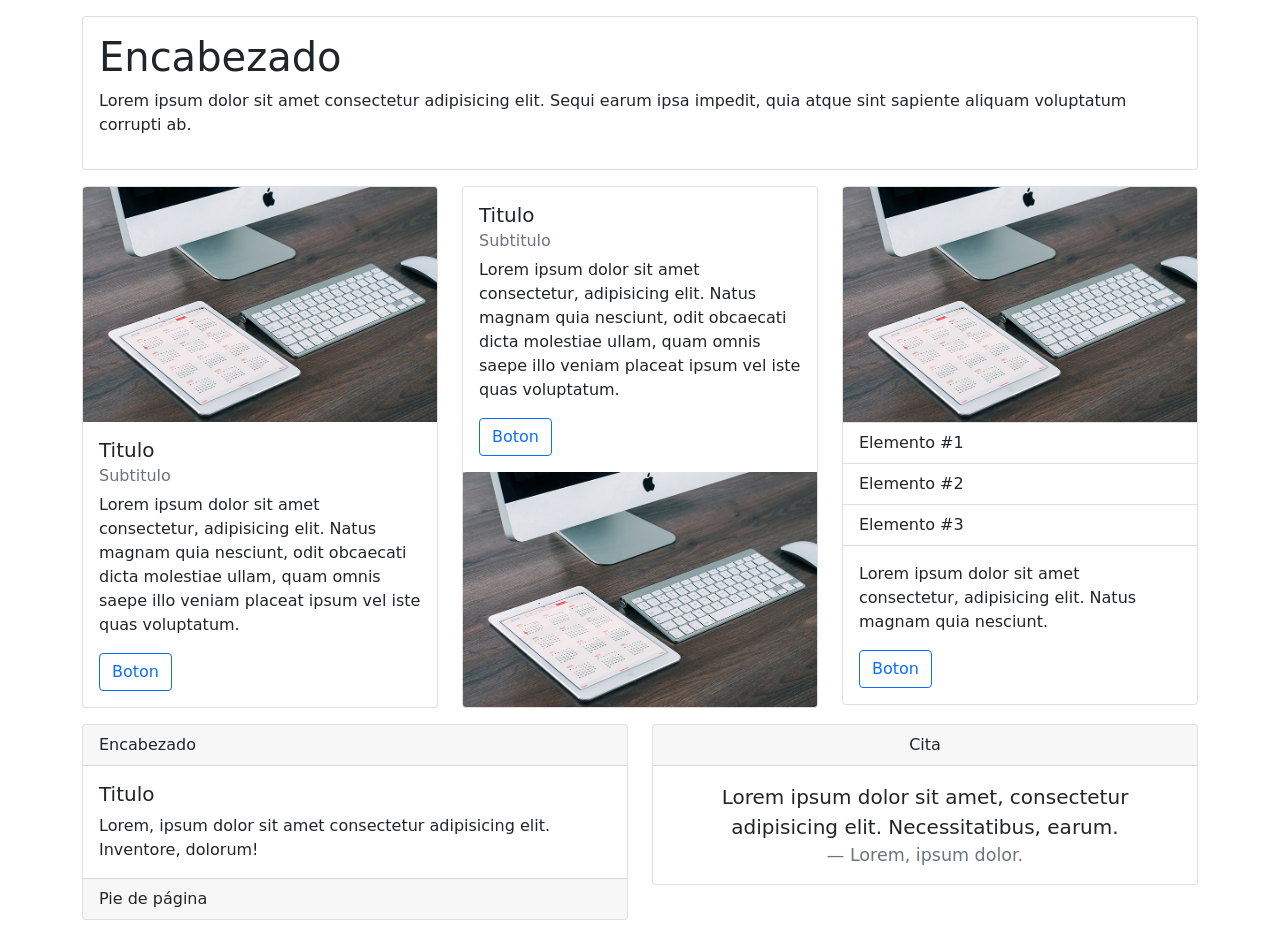
<file: Bootstrap 5 Course/cards.html>
<!DOCTYPE html>
<html lang="en">
<head>
	<meta charset="UTF-8">
	<meta http-equiv="X-UA-Compatible" content="IE=edge">
	<meta name="viewport" content="width=device-width, initial-scale=1.0">
	<title>Cards</title>
	<link rel="stylesheet" href="css/bootstrap.min.css">
</head>
<body>
	<div class="container">
		<div class="row mt-3">
			<div class="col">
				<div class="card">
					<div class="card-body">
						<h1>Encabezado</h1>
						<p>Lorem ipsum dolor sit amet consectetur adipisicing elit. Sequi earum ipsa impedit, quia atque sint sapiente aliquam voluptatum corrupti ab.</p>
					</div>
				</div>
			</div>

			<!-- Clases que podemos utilizar
			.card 					Establecemos que trabajaremos con una tarjeta (card)
				.card-body 			Establecemos cual sera el contenedor del contenido
					.card-title 	Establecemos el un texto como titulo de la card
					.card-subtitle 	Establecemos un subtitulo para la card
					.card-text 		Establecemos el texto de la card.
					.card-link  	Establecemos un enlace como boton en la card
				.card-img-top 		Establecemos una imagen para la card en la parte superior
				.card-img-bottom 	Establecemos una imagen para la card en la parte inferior
			-->
		</div>

		<div class="row mt-3">
			<div class="col-4">
				<div class="card">
					<img class="card-img-top" src="img/bg.jpg" alt="">
					<div class="card-body">
						<h5 class="card-title">Titulo</h5>
						<h6 class="card-subtitle text-muted mb-2">Subtitulo</h6>
						<p class="card-text">Lorem ipsum dolor sit amet consectetur, adipisicing elit. Natus magnam quia nesciunt, odit obcaecati dicta molestiae ullam, quam omnis saepe illo veniam placeat ipsum vel iste quas voluptatum.</p>
						<a href="#" class="btn btn-outline-primary">Boton</a>
					</div>
				</div>
			</div>

			<div class="col-4">
				<div class="card">
					<div class="card-body">
						<h5 class="card-title">Titulo</h5>
						<h6 class="card-subtitle text-muted mb-2">Subtitulo</h6>
						<p class="card-text">Lorem ipsum dolor sit amet consectetur, adipisicing elit. Natus magnam quia nesciunt, odit obcaecati dicta molestiae ullam, quam omnis saepe illo veniam placeat ipsum vel iste quas voluptatum.</p>
						<a href="#" class="btn btn-outline-primary">Boton</a>
					</div>
					<img class="card-img-bottom" src="img/bg.jpg" alt="">
				</div>
			</div>

			<div class="col-4">
				<div class="card">
					<img class="card-img-top" src="img/bg.jpg" alt="">
					<ul class="list-group list-group-flush">
						<li class="list-group-item">Elemento #1</li>
						<li class="list-group-item">Elemento #2</li>
						<li class="list-group-item">Elemento #3</li>
					</ul>
					<div class="card-body">
						<p class="card-text">Lorem ipsum dolor sit amet consectetur, adipisicing elit. Natus magnam quia nesciunt.</p>
						<a href="#" class="btn btn-outline-primary">Boton</a>
					</div>
				</div>
			</div>
		</div>

		<div class="row my-3">
			<div class="col-6">
				<div class="card">
					<div class="card-header">Encabezado</div>
					<div class="card-body">
						<h5 class="card-title">Titulo</h5>
						<p class="card-text">Lorem, ipsum dolor sit amet consectetur adipisicing elit. Inventore, dolorum!</p>
					</div>
					<div class="card-footer">Pie de página</div>
				</div>
			</div>

			<div class="col-6">
				<div class="card text-center">
					<div class="card-header">Cita</div>
					<div class="card-body">
						<blockquote class="blockquote mb-0">
							<p>Lorem ipsum dolor sit amet, consectetur adipisicing elit. Necessitatibus, earum.</p>
							<footer class="blockquote-footer">Lorem, ipsum dolor.</footer>
						</blockquote>
					</div>
				</div>
			</div>
		</div>
	</div>

	<script src="js/bootstrap.bundle.min.js"></script>
</body>
</html>
</file>
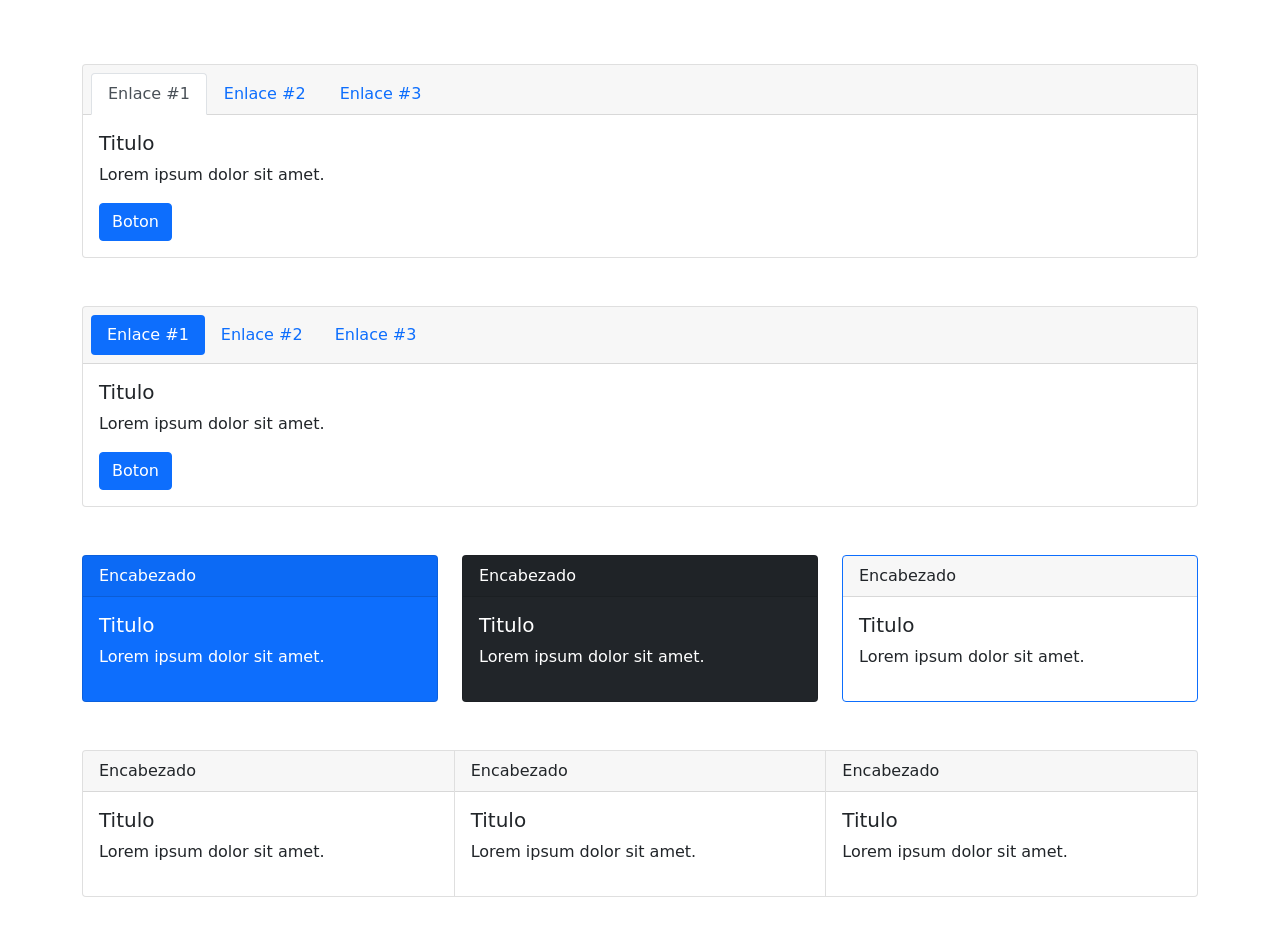
<file: Bootstrap 5 Course/cards2.html>
<!DOCTYPE html>
<html lang="en">
<head>
	<meta charset="UTF-8">
	<meta http-equiv="X-UA-Compatible" content="IE=edge">
	<meta name="viewport" content="width=device-width, initial-scale=1.0">
	<title>Cards 2</title>
	<link rel="stylesheet" href="css/bootstrap.min.css">
</head>
<body>
	<div class="container">
		<div class="row mt-3">
			<div class="col-12 mt-5">
				<div class="card">
					<div class="card-header">
						<ul class="nav nav-tabs card-header-tabs">
							<li class="nav-item">
								<a href="#" class="nav-link active">Enlace #1</a>
							</li>
							<li class="nav-item">
								<a href="#" class="nav-link">Enlace #2</a>
							</li>
							<li class="nav-item">
								<a href="#" class="nav-link">Enlace #3</a>
							</li>
						</ul>
					</div>
					<div class="card-body">
						<h5 class="card-title">Titulo</h5>
						<p>Lorem ipsum dolor sit amet.</p>
						<button type="button" class="btn btn-primary">Boton</button>
					</div>
				</div>
			</div>

			<div class="col-12 mt-5">
				<div class="card">
					<div class="card-header">
						<ul class="nav nav-pills card-header-pills">
							<li class="nav-item">
								<a href="#" class="nav-link active">Enlace #1</a>
							</li>
							<li class="nav-item">
								<a href="#" class="nav-link">Enlace #2</a>
							</li>
							<li class="nav-item">
								<a href="#" class="nav-link">Enlace #3</a>
							</li>
						</ul>
					</div>
					<div class="card-body">
						<h5 class="card-title">Titulo</h5>
						<p>Lorem ipsum dolor sit amet.</p>
						<button type="button" class="btn btn-primary">Boton</button>
					</div>
				</div>
			</div>

			<div class="col-4 my-5">
				<div class="card bg-primary text-white">
					<div class="card-header">Encabezado</div>
					<div class="card-body">
						<h5 class="card-title">Titulo</h5>
						<p>Lorem ipsum dolor sit amet.</p>
					</div>
				</div>
			</div>

			<div class="col-4 my-5">
				<div class="card bg-dark text-white">
					<div class="card-header">Encabezado</div>
					<div class="card-body">
						<h5 class="card-title">Titulo</h5>
						<p>Lorem ipsum dolor sit amet.</p>
					</div>
				</div>
			</div>

			<div class="col-4 my-5">
				<div class="card border-primary">
					<div class="card-header">Encabezado</div>
					<div class="card-body">
						<h5 class="card-title">Titulo</h5>
						<p>Lorem ipsum dolor sit amet.</p>
					</div>
				</div>
			</div>

			<div class="col-12 mb-5">
				<div class="card-group">
					<div class="card">
						<div class="card-header">Encabezado</div>
						<div class="card-body">
							<h5 class="card-title">Titulo</h5>
							<p>Lorem ipsum dolor sit amet.</p>
						</div>
					</div>
					<div class="card">
						<div class="card-header">Encabezado</div>
						<div class="card-body">
							<h5 class="card-title">Titulo</h5>
							<p>Lorem ipsum dolor sit amet.</p>
						</div>
					</div>
					<div class="card">
						<div class="card-header">Encabezado</div>
						<div class="card-body">
							<h5 class="card-title">Titulo</h5>
							<p>Lorem ipsum dolor sit amet.</p>
						</div>
					</div>
				</div>
			</div>
		</div>
	</div>

	<script src="js/bootstrap.bundle.min.js"></script>
</body>
</html>
</file>
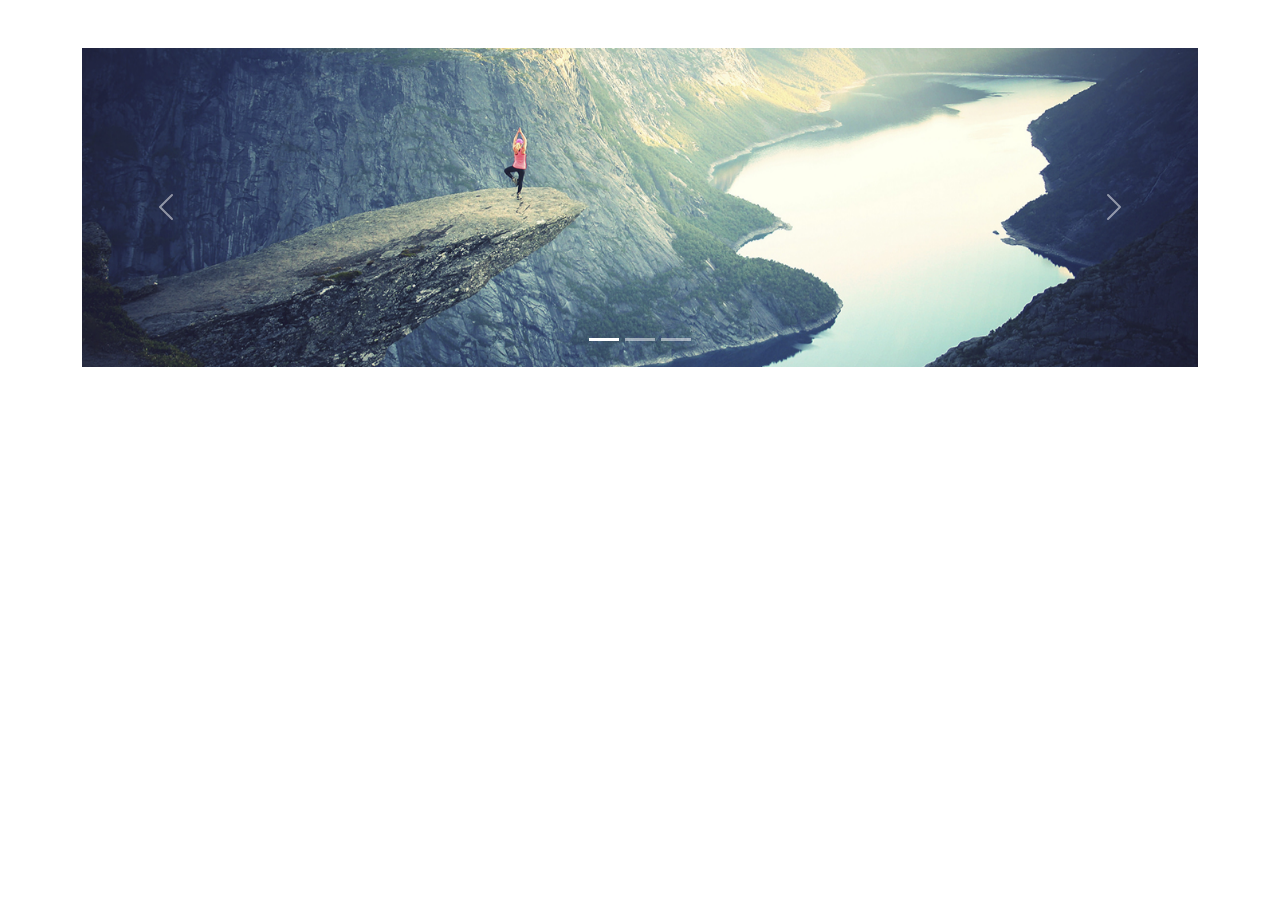
<file: Bootstrap 5 Course/carousel.html>
<!DOCTYPE html>
<html lang="en">
<head>
	<meta charset="UTF-8">
	<meta http-equiv="X-UA-Compatible" content="IE=edge">
	<meta name="viewport" content="width=device-width, initial-scale=1.0">
	<title>Carousel / Slideshow</title>
	<link rel="stylesheet" href="css/bootstrap.min.css">
</head>
<body>
	<div class="container">
		<div class="row mt-5">
			<div class="col">
				<div class="carousel slide carousel-fade" id="mi-carousel" data-bs-ride="carousel">
					<div class="carousel-inner">
						<div class="carousel-item active">
							<img class="img-fluid" src="img/carousel1.jpg" alt="">
						</div>
						<div class="carousel-item" data-bs-interval="5000">
							<div class="carousel-caption">
								<h5>Titulo de mi articulo</h5>
								<p>Lorem ipsum dolor sit amet, consectetur adipisicing elit. Nulla, hic.</p>
							</div>
							<img class="img-fluid" src="img/carousel2.jpg" alt="">
						</div>
						<div class="carousel-item">
							<img class="img-fluid" src="img/carousel3.jpg" alt="">
						</div>
					</div>

					<!-- Controles -->
					<button 
						class="carousel-control-prev"
						type="button"
						data-bs-target="#mi-carousel"
						data-bs-slide="prev"
					>
						<span class="carousel-control-prev-icon" aria-hidden="true"></span>
						<span class="visually-hidden">Anterior</span>
					</button>

					<button 
						class="carousel-control-next"
						type="button"
						data-bs-target="#mi-carousel"
						data-bs-slide="next"
					>
						<span class="carousel-control-next-icon" aria-hidden="true"></span>
						<span class="visually-hidden">Siguiente</span>
					</button>

					<!-- Indicadores -->
					<div class="carousel-indicators">
						<button 
							type="button"
							class="active"
							data-bs-target="#mi-carousel"
							data-bs-slide-to="0"
							aria-label="Slide 1"
						></button>
						<button 
							type="button"
							class=""
							data-bs-target="#mi-carousel"
							data-bs-slide-to="1"
							aria-label="Slide 2"
						></button>
						<button 
							type="button"
							class=""
							data-bs-target="#mi-carousel"
							data-bs-slide-to="2"
							aria-label="Slide 3"
						></button>
					</div>
				</div>
			</div>
		</div>
	</div>

	<script src="js/bootstrap.bundle.min.js"></script>
</body>
</html>
</file>
<file: Bootstrap 5 Course/practicas/dashboard/css/estilos.css>
body {
	background: #f2f2f2;
	font-size: 16px;
	font-family: 'Open Sans', sans-serif;
}

a {
	text-decoration: none;
}

/* --- --- BARRA LATERAL --- --- */
.barra-lateral {
	background: #262a34;
	color: #fff;
	min-width: 300px;
	min-height: 100vh;
}

.barra-lateral a {
	color: #fff;
}

/* --- LOGO --- */
.barra-lateral .logo {
	background: #0275db;
}

.barra-lateral .logo h2 {
	font-size: 30px;
	font-family: 'Roboto', sans-serif;
	text-align: center;
	font-weight: 300;
}

/* --- MENU --- */
.barra-lateral .menu a {
	display: block;
	padding: 20px;
	font-family: 'Roboto', sans-serif;
	font-weight: 500;
	border-bottom: 1px solid rgba(255,255,255, .1);
}

.barra-lateral .menu a:hover {
	background: #35ae6b;
}

.barra-lateral .menu a svg {
	margin-right: 10px;
}


/* --- --- MAIN --- --- */
.main {
	padding-top: 40px;
}

.main .columna {
	padding:0 40px;
}

.main .titulo {
	color: #262a34;
	font-size: 25px;
	font-weight: 500;
	font-family: 'Roboto', sans-serif;
	margin-bottom: 20px;
}

.main .widget {
	margin-bottom: 40px;
}

/* --- Widget Nueva Entrada --- */
.main .nueva_entrada form input[type="text"],
.main .nueva_entrada form textarea {
	width: 100%;
	padding: 10px;
	margin-bottom: 20px;
	font-family: 'Open Sans', sans-serif;
	border: none;
	box-shadow: 0px 2px 2px 0px rgba(0,0,0,.2);
}


.main .nueva_entrada form textarea {
	height: 400px;
	min-height: 200px;
	max-width: 100%;
	min-width: 100%;
}


.main .nueva_entrada button {
	background: #0275d8;
	cursor: pointer;
	color: #fff;
	font-family: 'Roboto', sans-serif;
	font-size: 18px;
	font-weight: 500;
	border: none;
	display: inline-block;
	padding: 10px;
	width: 200px;
	border-radius: 3px;
	transition: .3s ease all;
}

.main .nueva_entrada button:hover {
	background: #025aa5;
}

.main .nueva_entrada button svg {
	margin-right: 10px;
}

/* --- Widget Estadisticas --- */
.main .estadisticas .contenedor {
	box-shadow: 0px 1px 1px 0px rgba(0,0,0, .2);
}

.main .estadisticas .caja {
	background: #fff;
	border: 1px solid #e3e3e3;
	padding: 40px 20px;
	flex: 1;
	text-align: center;
	font-family: 'Roboto', sans-serif;
}

.main .estadisticas .caja h3 {
	margin-bottom: 10px;
	color: #35ae6b;
}

.main .estadisticas .caja p {
	color: #a8a8a8;
	margin-bottom: 0;
}

.main .estadisticas .caja:first-child {
	border-right: none;
}

.main .estadisticas .caja:last-child {
	border-left: none;
}

/* --- Widget Comentarios --- */
.main .comentarios .contenedor {
	box-shadow: 0px 0px 2px 0px rgba(0,0,0, .2);
}

.main .comentarios .comentario {
	background: #fff;
	padding: 20px;
	border-bottom: 1px solid #dfdfdf;
}

.main .comentarios .comentario .foto {
	width: 64px;
	height: 64px;
	overflow: hidden;
	margin-right: 20px;
	border-radius: 100px;
}

.main .comentarios .comentario .foto a {
	display: inline-block;
}

.main .comentarios .comentario .foto img {
	width: 100%;
	vertical-align: top;
}

.main .comentarios .comentario .texto {
	flex: 1;
}

.main .comentarios .comentario .texto .texto-comentario {
	font-size: 14px;
	font-family: 'Open Sans', sans-serif;
}

.main .comentarios .comentario .botones button {
	background: none;
	cursor: pointer;
	color: #fff;
	font-family: 'Roboto', sans-serif;
	font-size: 14px;
	font-weight: 500;
	border: none;
	display: inline-block;
	padding: 5px 10px;
	border-radius: 3px;
	transition: all .3s ease;
	margin-right: 10px;
	margin-bottom: 10px;
}

.main .comentarios .comentario .botones .aprobar {background: #35ae6b;}
.main .comentarios .comentario .botones .eliminar {background: #b74848;}
.main .comentarios .comentario .botones .bloquear {color: #acacac;}

.main .comentarios .comentario .botones .aprobar:hover {background: #449d44;}
.main .comentarios .comentario .botones .eliminar:hover {background: #c9302c;}
.main .comentarios .comentario .botones .bloquear:hover {color: #fff; background: #acacac;}


/* --- MEDIAQUERIES ---  */
/* Dispositivo xs */
@media screen and (max-width: 320px) {}

/* Dispositivo sm */
@media screen and (max-width: 576px) {
	.barra-lateral {
		min-height: auto;
	}
}

/* Dispositivo md */
@media screen and (max-width: 768px) {
	.main .comentarios .comentario .botones button {
		width: 100%;
	}
}

/* Dispositivo lg */
@media screen and (max-width: 992px) {}

/* Dispositivo xl */
@media screen and (max-width: 1200px) {
	.barra-lateral {
		min-width: auto;
	}

	.barra-lateral .logo {
		display: none;
	}

	.barra-lateral .menu a svg {
		display: none;
	}

	.main .comentarios .comentario .foto {
		width: 30px;
		height: 30px;
	}
}

/* Dispositivo xxl */
@media screen and (max-width: 1400px) {}
</file>
<file: Bootstrap 5 Course/practicas/grid/css/estilos.css>
body {
	background: #f0f3f5;
	color: #fff;
}

header {
	background: #9aca40;
	padding: 20px;
	margin-bottom: 20px;
}

.contenedor-main {
	margin-bottom: 20px;
}

main {
	background: #fff;
	color: #424242;
	padding: 20px 0;
}

aside {
	background: #dee5e8;
	padding: 60px 0;
	color: #0d47a1;
}

.widgets {
	margin-bottom: 20px;
}

.widgets > div {
	background: #2196f3;
	color: #fff;
	padding: 20px;
}

footer {
	padding: 20px 0;
	background: #1e1e1e;
}
</file>
<file: Bootstrap 5 Course/practicas/portafolio/css/estilos.css>
body {
	background: #f2f2f2;
	font-family: 'Open Sans', sans-serif;
}

header .nav {
	min-height: 80px;
	overflow: hidden;
	background: #fff;
}

header .logo h2,
header .logo p {
	font-size: 16px;
	display: inline-block;
}

header .logo .icono {
	color: #bfbfbf;
}

header .logo svg {
	width: 20px;
	height: 20px;
}

header .logo p {
	color: #777777;
}

header .menu .c1 { background: #3da5e2; }
header .menu .c2 { background: #005385; }
header .menu .c3 { background: #003855; }

header .menu .c1:hover { background: #1ba0ef; }
header .menu .c2:hover { background: #00426a; }
header .menu .c3:hover { background: #002d44; }

/* MAIN */
/* Portafolio */
.portafolio {
	border-top: 5px solid #3da5e2;
	background: #fff;
}

.portafolio .titulo {
	color: #3da5e2;
	font-family: 'Open Sans', sans-serif;
	font-weight: 300;
}

.portafolio .galeria .contenedor-imagen {
	max-height: 180px;
	overflow: hidden;
}

.portafolio .galeria .contenedor-imagen a {
	background: #3da5e2;
	display: inline-block;
}

.portafolio .galeria .contenedor-imagen:hover img {
	opacity: .3;
}

/* Ventana Modal */
.modal-dialog {
	max-width: 1000px;
}

/* Acerca de */
.acerca-de .foto .nombre {
	color: #545454;
	font-weight: 300;
	font-size: 18px;
	letter-spacing: 2px;
}

.acerca-de .info .titulo {
	color: #005385;
	font-family: 'Open Sans', sans-serif;
	font-weight: 300;
	font-size: 40px;
	margin-bottom: 30px;
}

.acerca-de .info .resumen {
	letter-spacing: 1px;
}

.acerca-de .info .label {
	font-size: 18px;
	font-weight: 600;
	color: #005385;
	margin-bottom: 10px;
}

.acerca-de .info .progress {
	background: #005385;
	border-radius: 0;
	height: 25px;
}

.acerca-de .info .progress .progress-bar {
	background: #3da5e2;
	line-height: 25px;
	padding-left: 20px;
}

/* Contacto */
.contacto {
	border-top: 1px solid #cbcbcb;
	border-bottom: 1px solid #cbcbcb;
}

.contacto .titulo {
	color: #003855;
	font-family: 'Open Sans', sans-serif;
	font-weight: 300;
	font-size: 40px;
	margin-bottom: 40px;
	text-align: center;
}

.contacto .formulario input[type="text"],
.contacto .formulario input[type="email"],
.contacto .formulario textarea {
	padding: 15px;
	border: none;
	font-family: 'Open Sans', sans-serif;
}

.contacto .formulario textarea {
	height: 150px;
	min-height: 150px;
	max-height: 250px;
}

.contacto .formulario .boton {
	background: #3da5e2;
	border: none;
	padding: 7px 30px;
	color: #fff;
	font-family: 'Open Sans', sans-serif;
	cursor: pointer;
	width: auto;
	border-radius: 3px;
}

.contacto .formulario .boton:hover {
	background: #1BA0EF;
}

/* Footer */
.redes-sociales {
	padding: 40px 0;
	margin-bottom: 40px;
}

.redes-sociales .icono {
	width: 100px;
	height: 100px;
	color: #fff;
	background: #cbcbcb;
	display: inline-block;
	margin: 0px 20px;
	text-decoration: none;
	border-radius: 100px;
	transition: all .3s ease;
}

.redes-sociales .icono svg {
	width: 40px;
	height: 40px;
}

.redes-sociales .twitter {background: #1da1f2;}
.redes-sociales .instagram {background: #833ab4;}
.redes-sociales .facebook {background: #3b5998;}


/* MEDIAQUERIES */
/* Dispositivo sm */
@media screen and (max-width: 576px){
	.redes-sociales .icono {
		width: 50px;
		height: 50px;
	}

	.redes-sociales .icono svg {
		width: 25px;
		height: 25px;
	}

}

/* Dispositivo md */
@media screen and (max-width: 768px){}

/* Dispositivo lg */
@media screen and (max-width: 992px){
	.logo {
		height: 76px;
	}

	header .menu {
		min-height: 76px;
	}

	header .menu a {
		width: 100%;
	}

	.portafolio .galeria .contenedor-imagen:nth-child(1) {order: 1;}
	.portafolio .galeria .contenedor-imagen:nth-child(2) {order: 3;}
	.portafolio .galeria .contenedor-imagen:nth-child(3) {order: 6;}
	.portafolio .galeria .contenedor-imagen:nth-child(4) {order: 2;}
	.portafolio .galeria .contenedor-imagen:nth-child(5) {order: 5;}
	.portafolio .galeria .contenedor-imagen:nth-child(6) {order: 4;}
	.portafolio .galeria .contenedor-imagen:nth-child(7) {order: 7;}
}

/* Dispositivo xl */
@media screen and (max-width: 1200px){}

/* Dispositivo xxl */
@media screen and (max-width: 1400px){}
</file>
<file: Bootstrap 5 Course/practicas/red-social/css/estilos.css>
:root {
	--texto: rgba(255,255,255, .7);
	--blanco: #fff;
	--input: #3A3B3C;
	--input-hover: #4b4d4e;
	--activo: #2D88FF;
	--gris-claro: #B0B3B8;
	--fondo-contenido: #242526;
}

* {
	margin: 0;
	padding: 0;
	box-sizing: border-box;
}

body {
	background: #18191A;
	color: var(--texto);
}

a {
	color: var(--texto);
	text-decoration: none;
}

/* ------------------ */
/* ----- HEADER ----- */
/* ------------------ */
header {
	background: var(--fondo-contenido);
}

header .logo {
	display: inline-block;
}

header .logo svg {
	color: var(--blanco);
	height: 35px;
	width: 35px;
}

header .barra-busqueda {
	position: relative;
	width: 100%;
}

header .barra-busqueda input {
	width: 100%;
	border: none;
	background: var(--input);
	color: var(--texto);
	height: 40px;
	border-radius: 100px;
	padding: 0 20px 0 40px;
}

header .barra-busqueda .icono {
	position: absolute;
	top: 6px;
	left: 15px;
	color: var(--texto);
}

/* Menu Principal */
header .menu a {
	display: inline-block;
	padding: 10px 40px;
}

header .menu a:hover {
	color: var(--texto);
	background: var(--input);
	border-radius: 5px;
}

header .menu a svg {
	width: 25px;
	height: 25px;
}

header .menu .active {
	border-bottom: 4px solid var(--activo);
	color: var(--activo);
}

header .menu .active:hover {
	background: none;
	border-radius: 0px;
	color: var(--activo);
}

/* Botones */
header .botones a {
	background: var(--input);
	display: inline-flex;
	border-radius: 100px;
	min-width: 40px;
	height: 40px;
	align-items: center;
	justify-content: center;
	margin-left: 7px;
}

header .botones a:hover {
	background: #4b4d4e;
	color: var(--texto);
}

header .botones .perfil {
	height: 40px;
	padding: 0 7px;
	background: none;
	min-width: max-content;
}

header .botones .perfil img {
	width: 30px;
	height: 30px;
	border-radius: 100px;
	margin-right: 5px;
}

/* --- Aside ---  */
aside {
	height: 100vh;
	overflow: auto;
	padding-top: 60px;
}

/* Aside Enlaces Rapidos */
.enlaces-rapidos > nav a {
	display: flex;
	align-items: center;
	color: var(--blanco);
	padding: 10px 10px;
	border-radius: 3px;
}

.enlaces-rapidos > nav a:hover {
	background: var(--input-hover);
}

.enlaces-rapidos .perfil img {
	width: 30px;
	height: 30px;
	border-radius: 100px;
	margin-right: 10px;
}

.enlaces-rapidos .icono {
	margin-right: 20px;
}

.enlaces-rapidos .icono svg {
	height: 20px;
	width: 20px;
}

/* Footer */
footer {
	margin: 40px 0;
}

footer nav a {
	font-size: 14px;
	margin-right: 7px;
	color: var(--gris-claro);
}

footer nav a:hover {
	text-decoration: underline;
	color: var(--gris-claro);
}

/* --- Contactos ---  */
.contactos .seccion {
	margin-bottom: 20px;
}

.contactos .titulo {
	font-size: 18px;
	font-weight: bold;
	color: var(--gris-claro);
	margin-bottom: 10px;
}

.contactos .publicidad {
	display: block;
	max-height: 100px;
	overflow: hidden;
	margin-bottom: 10px;
	border-radius: 5px;
}

.contactos .publicidad img {
	width: 100%;
}

.contactos nav a {
	display: flex;
	align-items: center;
	color: var(--blanco);
	padding: 10px;
	border-radius: 5px;
}

.contactos nav a:hover {
	background: var(--input-hover);
}

.contactos nav a img {
	width: 30px;
	height: 30px;
	border-radius: 100px;
	margin-right: 10px;
}

/* --- MAIN ---  */
main {
	padding-top: 70px;
}

main .publicar,
main .publicacion {
	background: var(--fondo-contenido);
	width: 100%;
	border-radius: 5px;
	margin-bottom: 20px;
	padding: 10px;
}

main .publicar .formulario {
	display: flex;
	justify-self: start;
}

main .foto {
	display: block;
	width: 40px;
	height: 40px;
	overflow: hidden;
	border-radius: 100px;
	margin-right: 10px;
}

main .foto img {
	width: 100%;
}

main .publicar .formulario input {
	width: 100%;
	border: none;
	background: var(--input);
	height: 40px;
	border-radius: 100px;
	padding: 0 20px;
	color: var(--texto);
}

main .publicar .botones a {
	display: inline-flex;
	align-items: center;
	justify-content: center;
	width: 100%;
	padding: 10px;
	border-radius: 3px;
}

main .publicar .botones a:hover {
	background: var(--input-hover);
	color: var(--texto);
}

main .publicar .botones a svg {
	margin-right: 7px;
}

/* --- Publicacion ---  */
main .publicacion .header {
	display: flex;
	width: 100%;
	align-items: center;
}

main .publicacion .header .datos {
	display: flex;
	flex-direction: column;
}

main .publicacion .header .datos .nombre {
	color: var(--blanco);
}

main .publicacion .header .datos .hora {
	color: var(--texto);
	font-size: 14px;
}

main .publicacion .header .datos .hora:hover {
	color: var(--texto);
}

main .publicacion .header .datos a:hover {
	color: var(--texto);
	text-decoration: underline;
}

main .publicacion .body p {
	margin-bottom: 10px;
	color: var(--blanco);
}

main .publicacion .body img {
	width: 100%;
}

main .publicacion .comentarios {
	padding: 10px;
}

main .publicacion .comentarios .me-gusta svg {
	margin-right: 10px;
	color: #e75151;
}

main .publicacion .comentarios a,
main .publicacion .comentarios .me-gusta {
	color: var(--texto);
}

main .publicacion .comentarios a:hover {
	text-decoration: underline;
	color: var(--texto);
}

main .publicacion .botones button {
	width: 100%;
	border: none;
	background: none;
	color: var(--texto);
	padding: 10px;
	border-radius: 3px;
}

main .publicacion .botones button:hover {
	background: #3a3b3c;
}

main .publicacion .botones button svg {
	margin-right: 5px;
}


/* --- MEDIAQUERIES ---  */
/* Dispositivo MD */
@media screen and (max-width: 768px) {
	.enlaces-rapidos,
	.contactos {
		display: none;
	}
}

/* Dispositivo LG */
@media screen and (max-width: 992px) {
	header {
		padding-top: 10px;
	}

	.menu {
		margin-top: 10px;
	}

	.contenido-principal {
		padding-top: 70px;
	}
}

/* Dispositivo XL */
@media screen and (max-width: 1200px) {
	header .menu a {
		padding: 10px 20px;
	}
}
</file>
